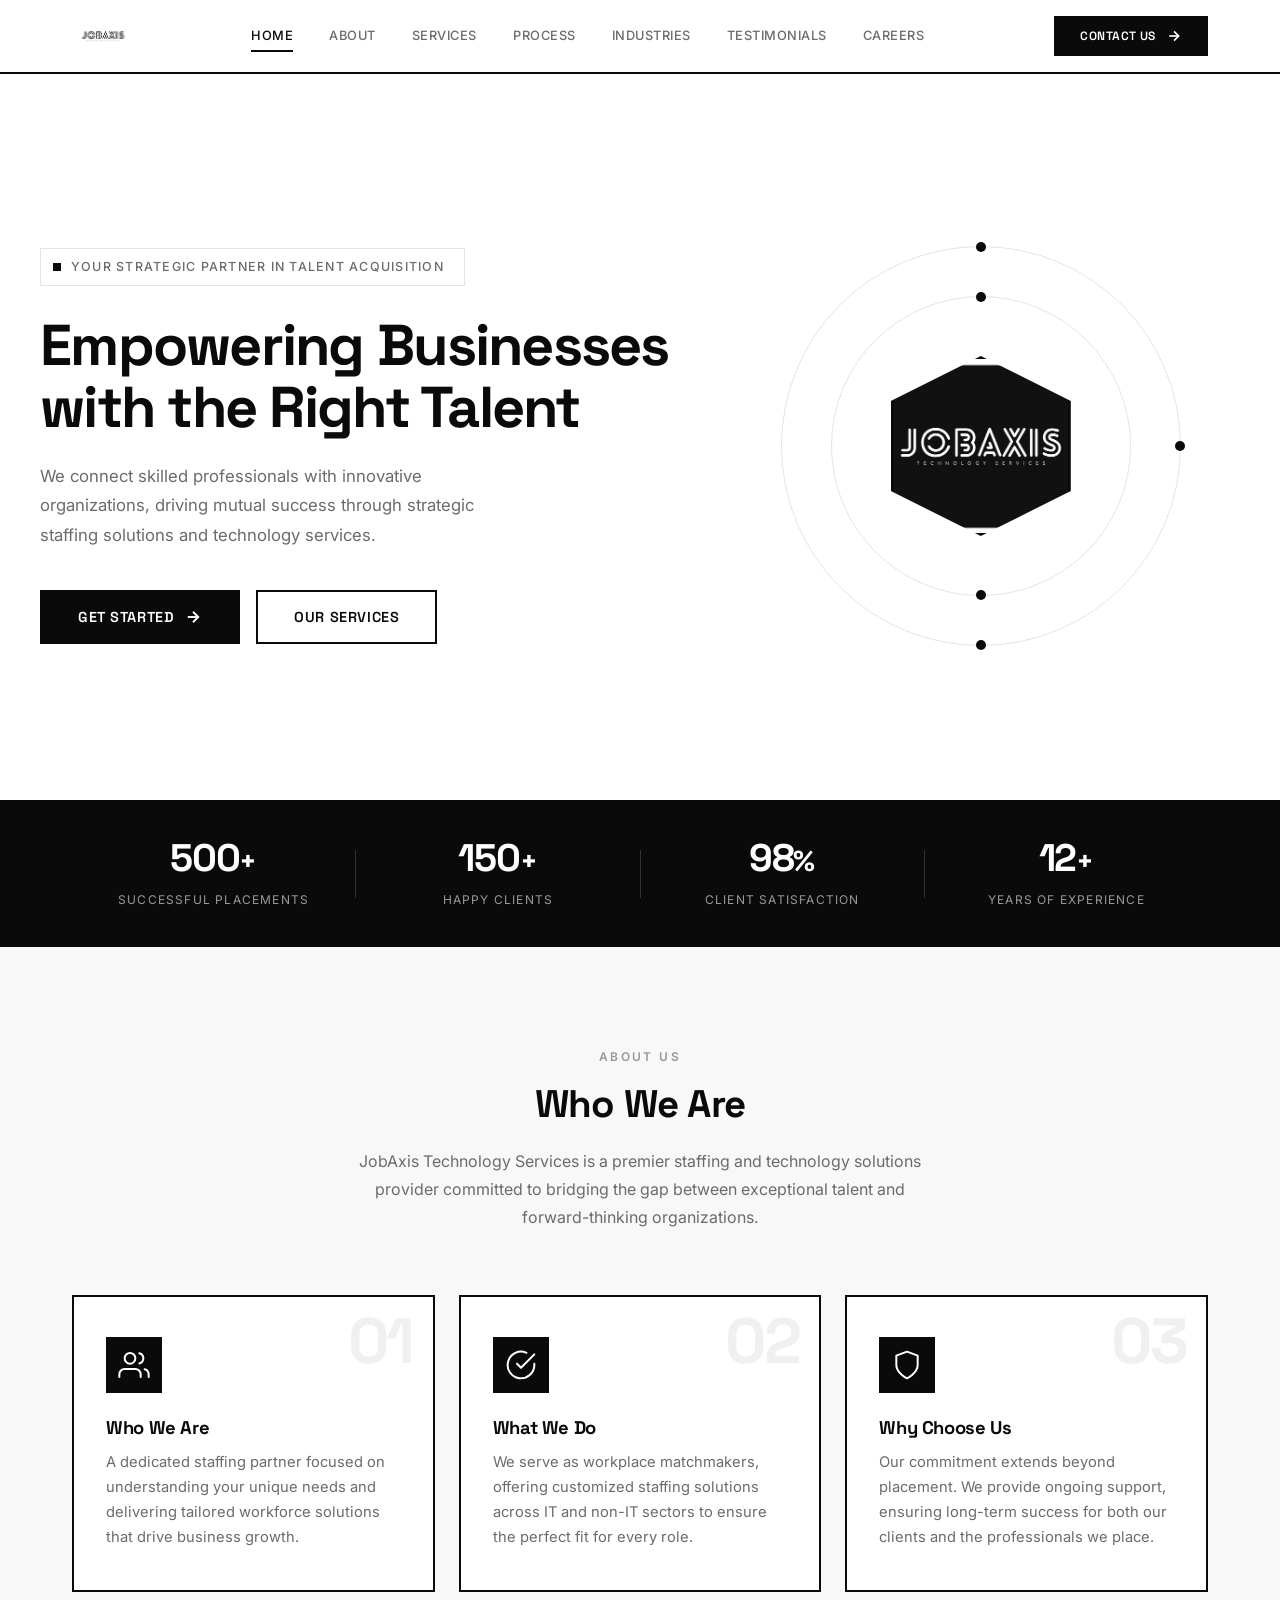
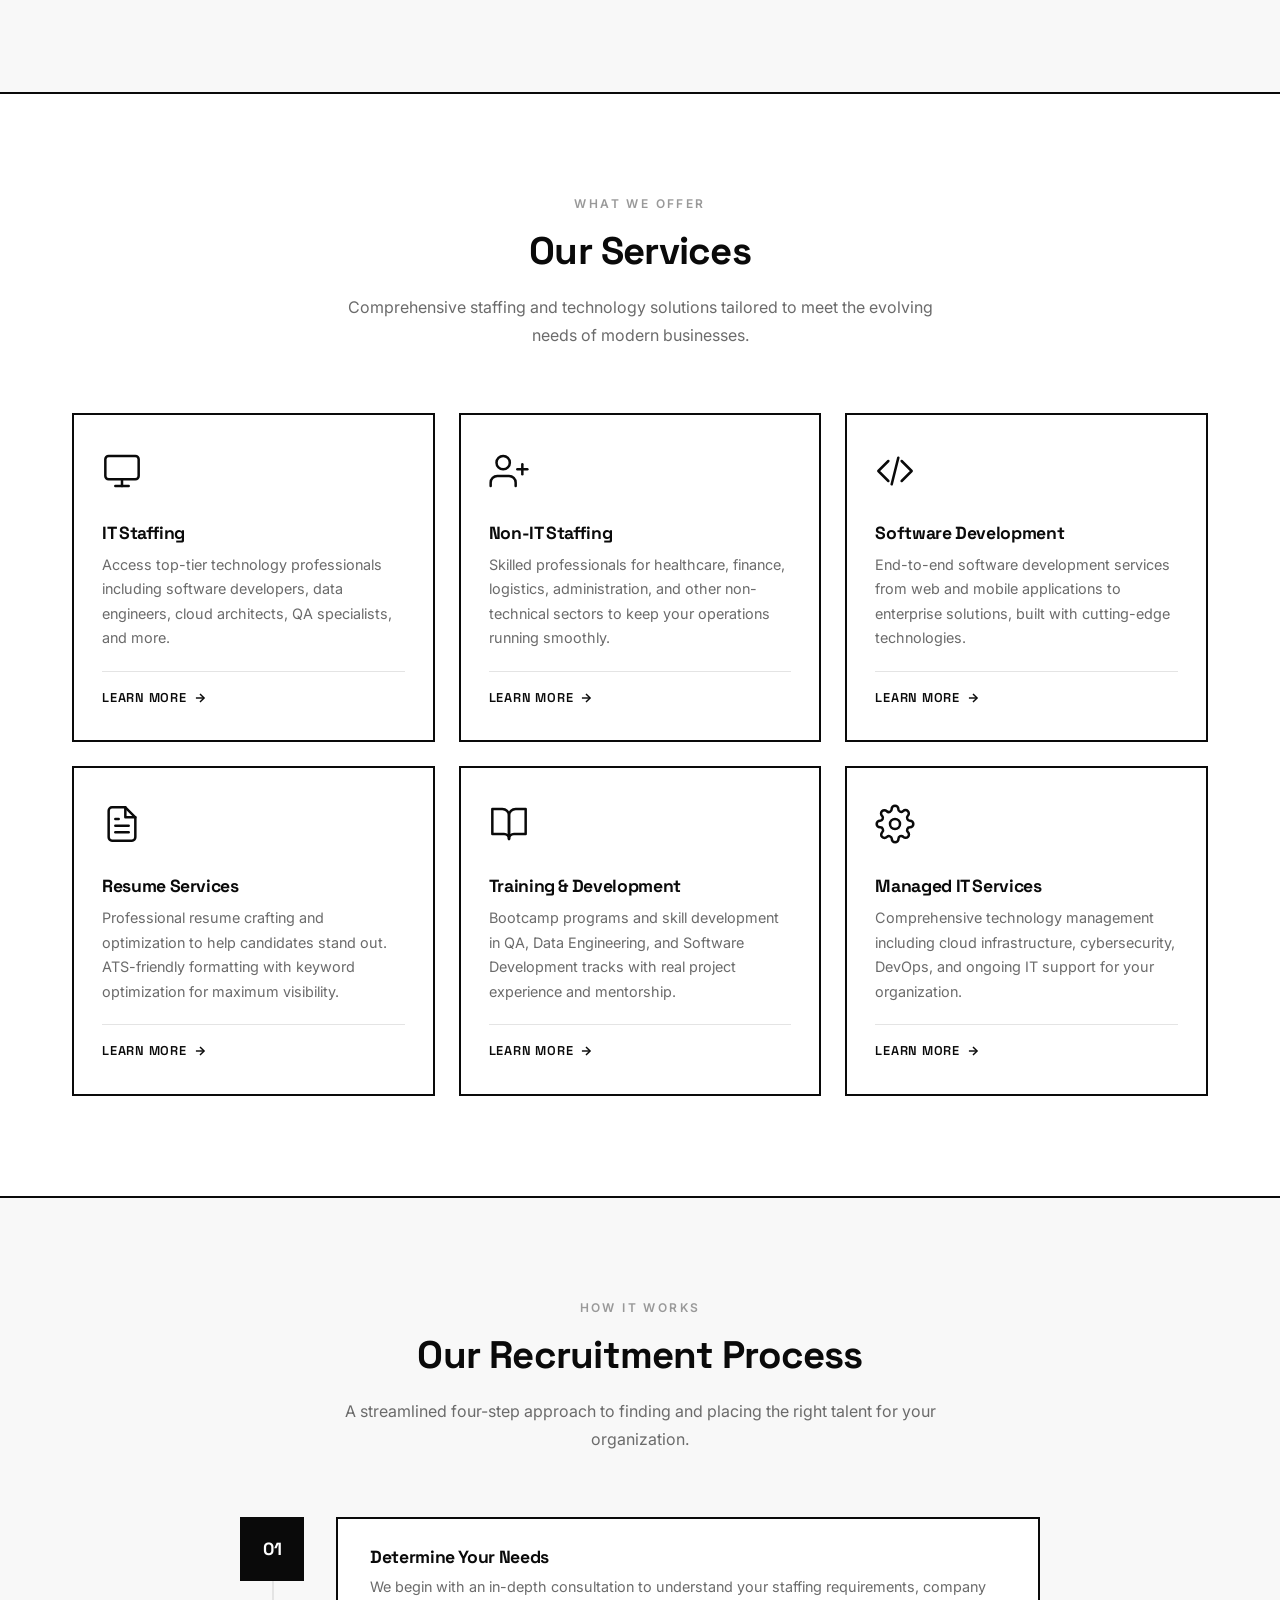
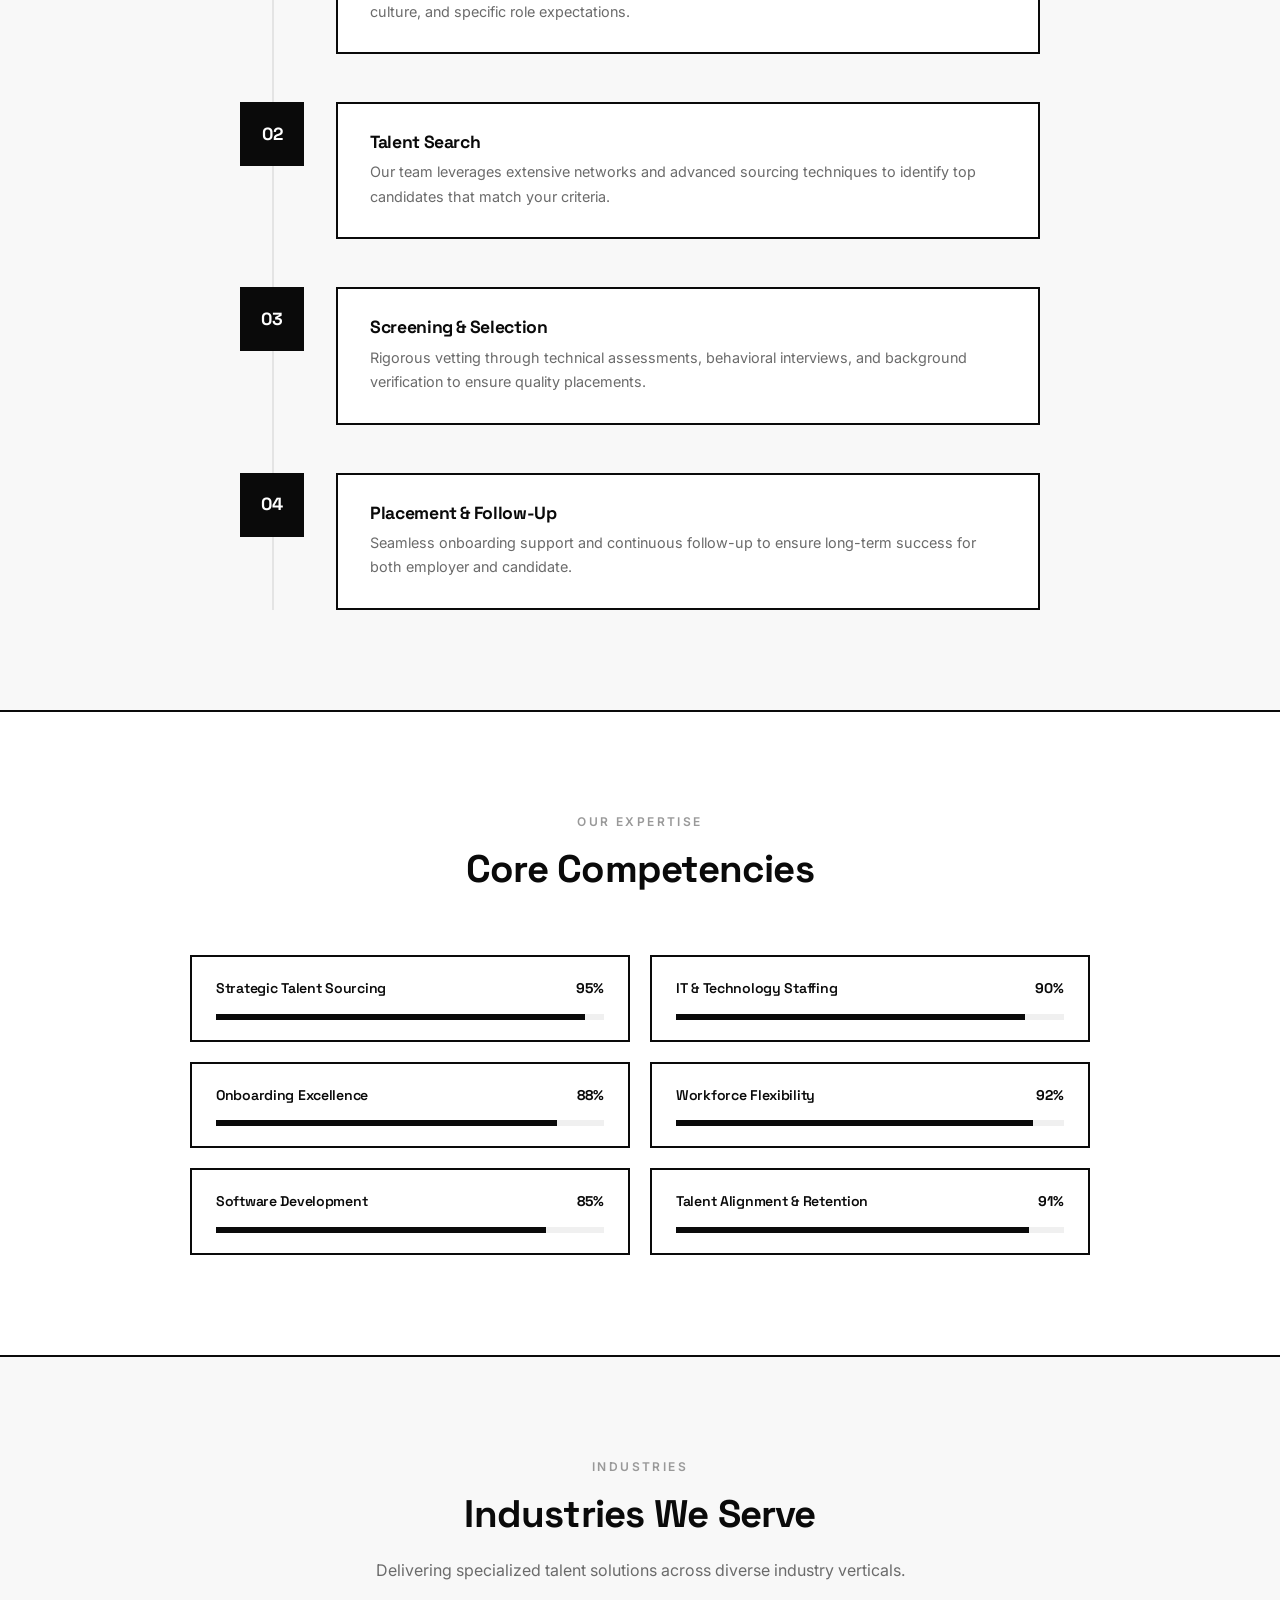
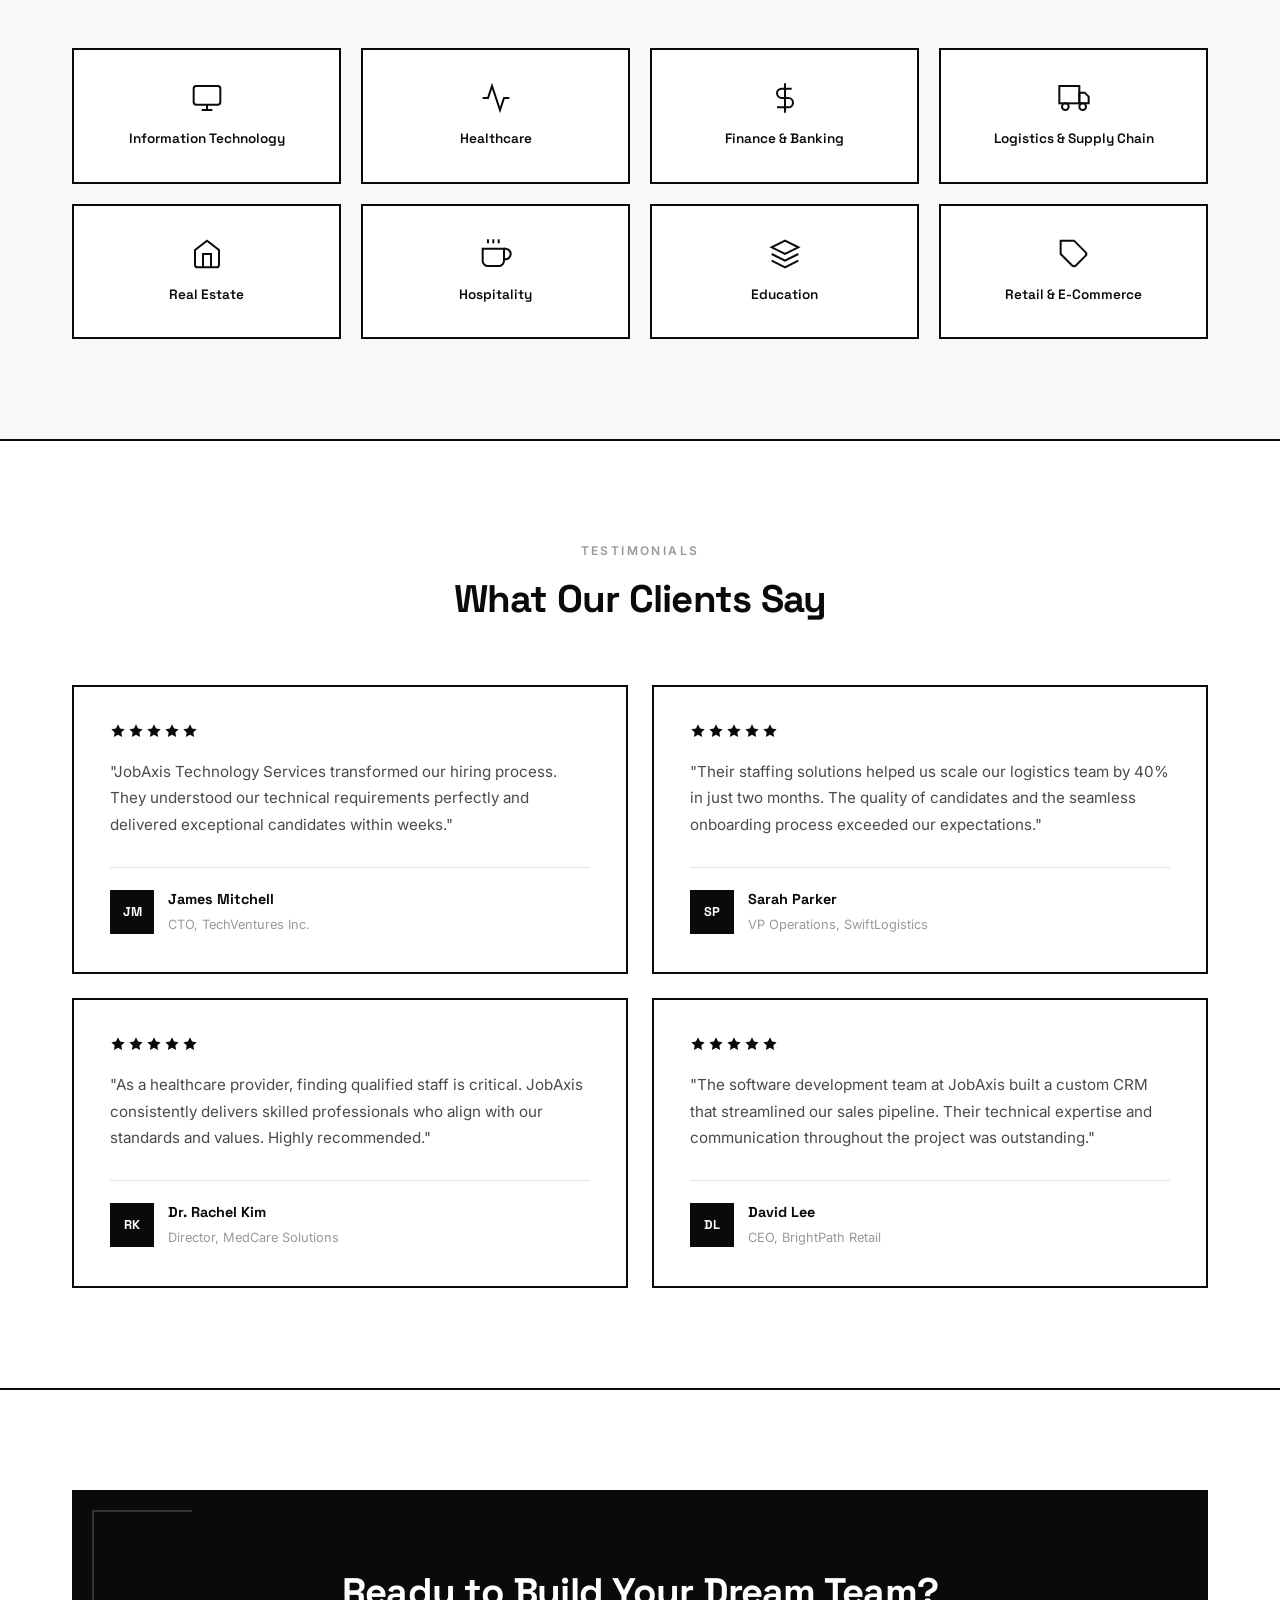
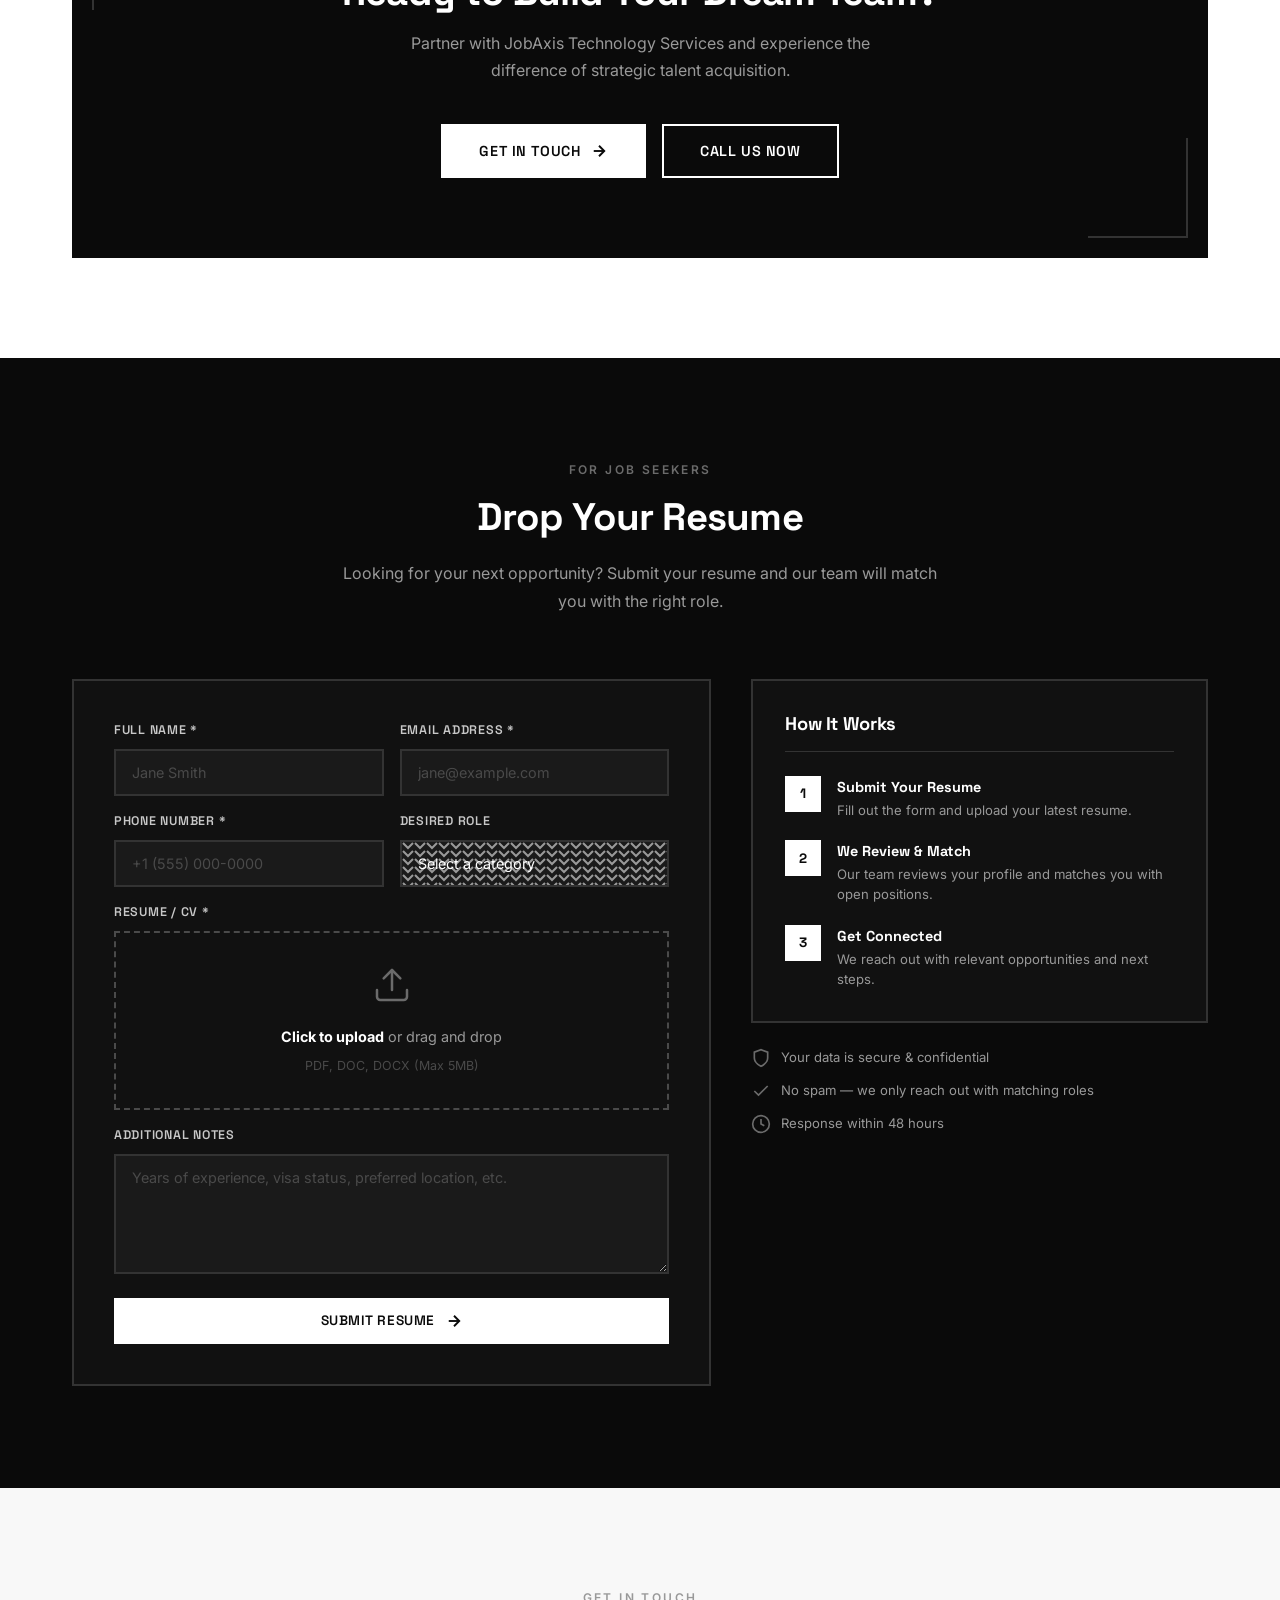
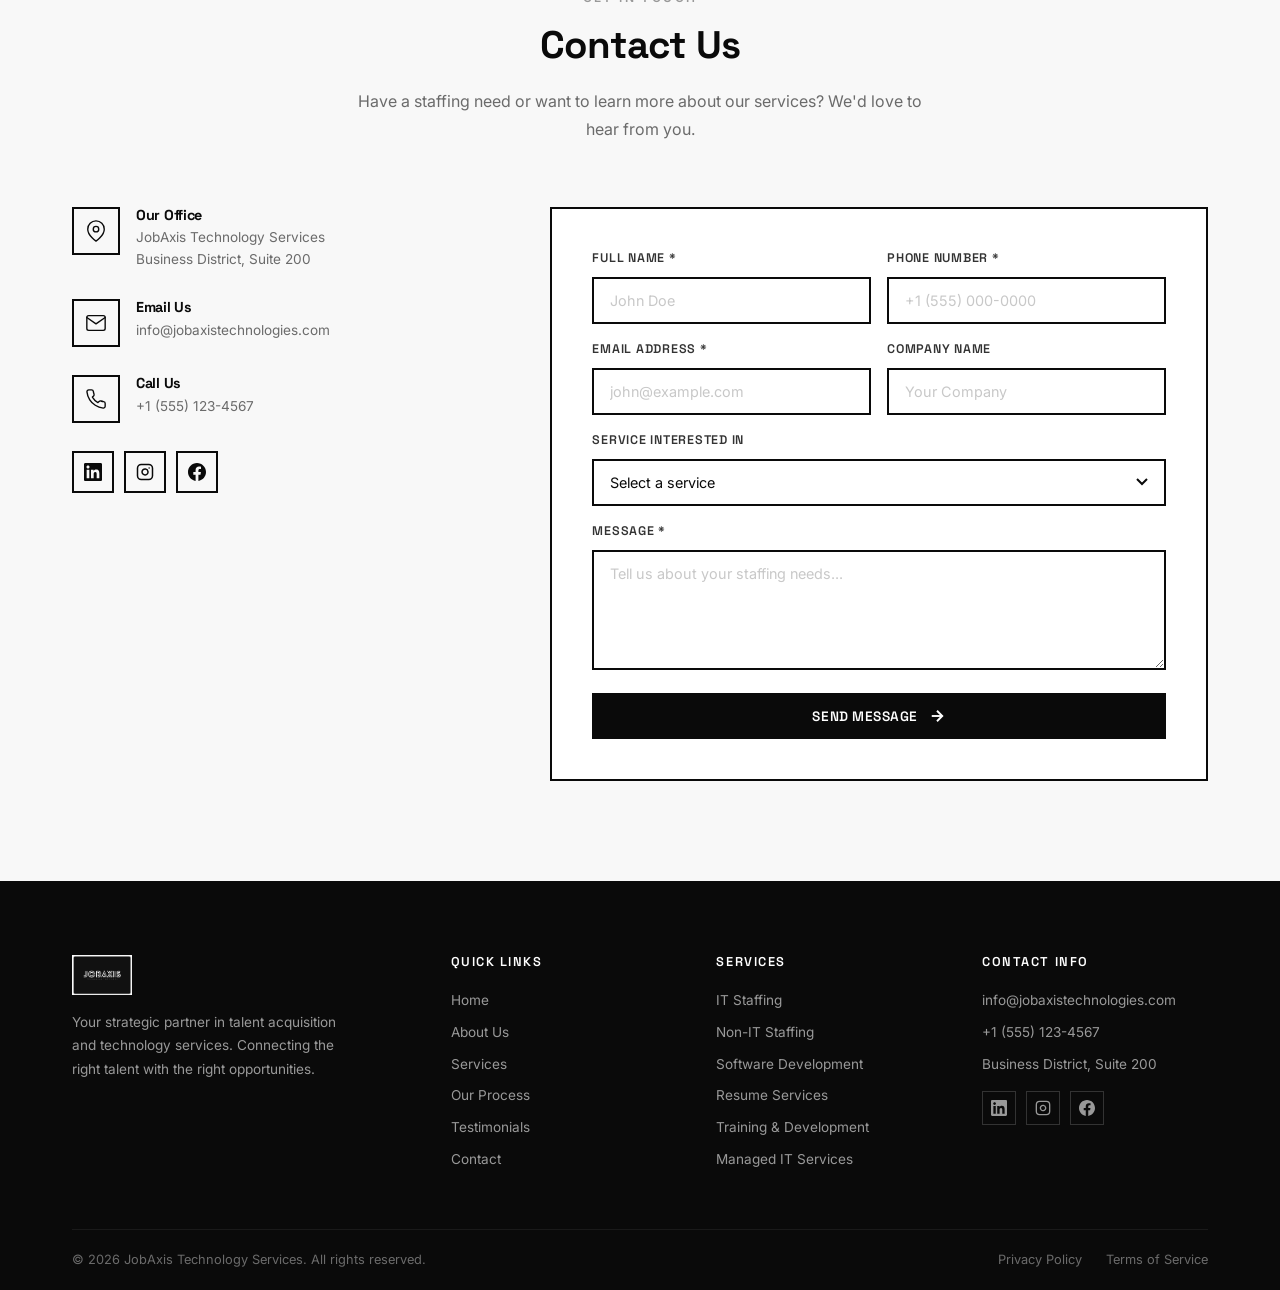
<file: index.html>
<!DOCTYPE html>
<html lang="en">
<head>
    <meta charset="UTF-8">
    <meta name="viewport" content="width=device-width, initial-scale=1.0">
    <title>JobAxis Technology Services | Strategic Partner in Talent Acquisition</title>
    <meta name="description" content="JobAxis Technology Services - Your strategic partner in talent acquisition. Connecting skilled professionals with innovative organizations for mutual success.">
    <link rel="stylesheet" href="styles.css">
    <link rel="preconnect" href="https://fonts.googleapis.com">
    <link rel="preconnect" href="https://fonts.gstatic.com" crossorigin>
    <link href="https://fonts.googleapis.com/css2?family=Space+Grotesk:wght@300;400;500;600;700&family=Inter:wght@300;400;500;600&display=swap" rel="stylesheet">
</head>
<body>

    <!-- Header -->
    <header class="header" id="header">
        <div class="container header-inner">
            <a href="#" class="logo">
                <img src="logos/logo2.jpeg" alt="JobAxis Technology Services" class="logo-img">
            </a>
            <nav class="nav" id="nav">
                <a href="#home" class="nav-link">Home</a>
                <a href="#about" class="nav-link">About</a>
                <a href="#services" class="nav-link">Services</a>
                <a href="#process" class="nav-link">Process</a>
                <a href="#industries" class="nav-link">Industries</a>
                <a href="#testimonials" class="nav-link">Testimonials</a>
                <a href="#careers" class="nav-link">Careers</a>
            </nav>
            <a href="#contact" class="btn btn-primary header-cta">
                <span>Contact Us</span>
                <svg width="16" height="16" viewBox="0 0 24 24" fill="none" stroke="currentColor" stroke-width="2.5"><line x1="5" y1="12" x2="19" y2="12"/><polyline points="12 5 19 12 12 19"/></svg>
            </a>
            <button class="hamburger" id="hamburger" aria-label="Toggle menu">
                <span></span>
                <span></span>
                <span></span>
            </button>
        </div>
    </header>

    <!-- Hero Section -->
    <section class="hero" id="home">
        <div class="container hero-inner">
            <div class="hero-content">
                <div class="hero-badge">
                    <span class="badge-dot"></span>
                    Your Strategic Partner in Talent Acquisition
                </div>
                <h1 class="hero-title">Empowering Businesses<br>with the <span class="highlight">Right Talent</span></h1>
                <p class="hero-description">We connect skilled professionals with innovative organizations, driving mutual success through strategic staffing solutions and technology services.</p>
                <div class="hero-buttons">
                    <a href="#contact" class="btn btn-primary btn-lg">
                        <span>Get Started</span>
                        <svg width="18" height="18" viewBox="0 0 24 24" fill="none" stroke="currentColor" stroke-width="2.5"><line x1="5" y1="12" x2="19" y2="12"/><polyline points="12 5 19 12 12 19"/></svg>
                    </a>
                    <a href="#services" class="btn btn-outline btn-lg">Our Services</a>
                </div>
            </div>
            <div class="hero-visual">
                <div class="orbit-system">
                    <!-- Outer orbit ring -->
                    <div class="orbit orbit-outer">
                        <div class="orbit-dot orbit-dot-1"></div>
                        <div class="orbit-dot orbit-dot-2"></div>
                        <div class="orbit-dot orbit-dot-3"></div>
                    </div>
                    <!-- Inner orbit ring -->
                    <div class="orbit orbit-inner">
                        <div class="orbit-dot orbit-dot-4"></div>
                        <div class="orbit-dot orbit-dot-5"></div>
                    </div>
                    <!-- Center logo -->
                    <div class="orbit-center">
                        <img src="logos/logo1.jpeg" alt="JobAxis" class="orbit-logo">
                    </div>
                </div>
            </div>
        </div>
        <!-- Stats bar at bottom of hero -->
        <div class="hero-stats-bar">
            <div class="container stats-inner">
                <div class="stat">
                    <span class="stat-number" data-target="500">0</span><span class="stat-suffix">+</span>
                    <span class="stat-label">Successful Placements</span>
                </div>
                <div class="stat-divider"></div>
                <div class="stat">
                    <span class="stat-number" data-target="150">0</span><span class="stat-suffix">+</span>
                    <span class="stat-label">Happy Clients</span>
                </div>
                <div class="stat-divider"></div>
                <div class="stat">
                    <span class="stat-number" data-target="98">0</span><span class="stat-suffix">%</span>
                    <span class="stat-label">Client Satisfaction</span>
                </div>
                <div class="stat-divider"></div>
                <div class="stat">
                    <span class="stat-number" data-target="12">0</span><span class="stat-suffix">+</span>
                    <span class="stat-label">Years of Experience</span>
                </div>
            </div>
        </div>
    </section>

    <!-- About Section -->
    <section class="section about" id="about">
        <div class="container">
            <div class="section-header">
                <p class="section-tagline">About Us</p>
                <h2 class="section-title">Who We Are</h2>
                <p class="section-subtitle">JobAxis Technology Services is a premier staffing and technology solutions provider committed to bridging the gap between exceptional talent and forward-thinking organizations.</p>
            </div>
            <div class="about-grid">
                <div class="about-card">
                    <div class="about-card-number">01</div>
                    <div class="about-icon">
                        <svg width="32" height="32" viewBox="0 0 24 24" fill="none" stroke="currentColor" stroke-width="1.5" stroke-linecap="round" stroke-linejoin="round"><path d="M17 21v-2a4 4 0 0 0-4-4H5a4 4 0 0 0-4 4v2"/><circle cx="9" cy="7" r="4"/><path d="M23 21v-2a4 4 0 0 0-3-3.87"/><path d="M16 3.13a4 4 0 0 1 0 7.75"/></svg>
                    </div>
                    <h3>Who We Are</h3>
                    <p>A dedicated staffing partner focused on understanding your unique needs and delivering tailored workforce solutions that drive business growth.</p>
                </div>
                <div class="about-card">
                    <div class="about-card-number">02</div>
                    <div class="about-icon">
                        <svg width="32" height="32" viewBox="0 0 24 24" fill="none" stroke="currentColor" stroke-width="1.5" stroke-linecap="round" stroke-linejoin="round"><path d="M22 11.08V12a10 10 0 1 1-5.93-9.14"/><polyline points="22 4 12 14.01 9 11.01"/></svg>
                    </div>
                    <h3>What We Do</h3>
                    <p>We serve as workplace matchmakers, offering customized staffing solutions across IT and non-IT sectors to ensure the perfect fit for every role.</p>
                </div>
                <div class="about-card">
                    <div class="about-card-number">03</div>
                    <div class="about-icon">
                        <svg width="32" height="32" viewBox="0 0 24 24" fill="none" stroke="currentColor" stroke-width="1.5" stroke-linecap="round" stroke-linejoin="round"><path d="M12 22s8-4 8-10V5l-8-3-8 3v7c0 6 8 10 8 10z"/></svg>
                    </div>
                    <h3>Why Choose Us</h3>
                    <p>Our commitment extends beyond placement. We provide ongoing support, ensuring long-term success for both our clients and the professionals we place.</p>
                </div>
            </div>
        </div>
    </section>

    <!-- Services Section -->
    <section class="section services" id="services">
        <div class="container">
            <div class="section-header">
                <p class="section-tagline">What We Offer</p>
                <h2 class="section-title">Our Services</h2>
                <p class="section-subtitle">Comprehensive staffing and technology solutions tailored to meet the evolving needs of modern businesses.</p>
            </div>
            <div class="services-grid">
                <div class="service-card">
                    <div class="service-icon">
                        <svg width="40" height="40" viewBox="0 0 24 24" fill="none" stroke="currentColor" stroke-width="1.5" stroke-linecap="round" stroke-linejoin="round"><rect x="2" y="3" width="20" height="14" rx="2" ry="2"/><line x1="8" y1="21" x2="16" y2="21"/><line x1="12" y1="17" x2="12" y2="21"/></svg>
                    </div>
                    <h3>IT Staffing</h3>
                    <p>Access top-tier technology professionals including software developers, data engineers, cloud architects, QA specialists, and more.</p>
                    <a href="#contact" class="service-link">Learn More <svg width="14" height="14" viewBox="0 0 24 24" fill="none" stroke="currentColor" stroke-width="2.5"><line x1="5" y1="12" x2="19" y2="12"/><polyline points="12 5 19 12 12 19"/></svg></a>
                </div>
                <div class="service-card">
                    <div class="service-icon">
                        <svg width="40" height="40" viewBox="0 0 24 24" fill="none" stroke="currentColor" stroke-width="1.5" stroke-linecap="round" stroke-linejoin="round"><path d="M16 21v-2a4 4 0 0 0-4-4H5a4 4 0 0 0-4 4v2"/><circle cx="8.5" cy="7" r="4"/><line x1="20" y1="8" x2="20" y2="14"/><line x1="23" y1="11" x2="17" y2="11"/></svg>
                    </div>
                    <h3>Non-IT Staffing</h3>
                    <p>Skilled professionals for healthcare, finance, logistics, administration, and other non-technical sectors to keep your operations running smoothly.</p>
                    <a href="#contact" class="service-link">Learn More <svg width="14" height="14" viewBox="0 0 24 24" fill="none" stroke="currentColor" stroke-width="2.5"><line x1="5" y1="12" x2="19" y2="12"/><polyline points="12 5 19 12 12 19"/></svg></a>
                </div>
                <div class="service-card">
                    <div class="service-icon">
                        <svg width="40" height="40" viewBox="0 0 24 24" fill="none" stroke="currentColor" stroke-width="1.5" stroke-linecap="round" stroke-linejoin="round"><polyline points="16 18 22 12 16 6"/><polyline points="8 6 2 12 8 18"/><line x1="14" y1="4" x2="10" y2="20"/></svg>
                    </div>
                    <h3>Software Development</h3>
                    <p>End-to-end software development services from web and mobile applications to enterprise solutions, built with cutting-edge technologies.</p>
                    <a href="#contact" class="service-link">Learn More <svg width="14" height="14" viewBox="0 0 24 24" fill="none" stroke="currentColor" stroke-width="2.5"><line x1="5" y1="12" x2="19" y2="12"/><polyline points="12 5 19 12 12 19"/></svg></a>
                </div>
                <div class="service-card">
                    <div class="service-icon">
                        <svg width="40" height="40" viewBox="0 0 24 24" fill="none" stroke="currentColor" stroke-width="1.5" stroke-linecap="round" stroke-linejoin="round"><path d="M14 2H6a2 2 0 0 0-2 2v16a2 2 0 0 0 2 2h12a2 2 0 0 0 2-2V8z"/><polyline points="14 2 14 8 20 8"/><line x1="16" y1="13" x2="8" y2="13"/><line x1="16" y1="17" x2="8" y2="17"/><polyline points="10 9 9 9 8 9"/></svg>
                    </div>
                    <h3>Resume Services</h3>
                    <p>Professional resume crafting and optimization to help candidates stand out. ATS-friendly formatting with keyword optimization for maximum visibility.</p>
                    <a href="#contact" class="service-link">Learn More <svg width="14" height="14" viewBox="0 0 24 24" fill="none" stroke="currentColor" stroke-width="2.5"><line x1="5" y1="12" x2="19" y2="12"/><polyline points="12 5 19 12 12 19"/></svg></a>
                </div>
                <div class="service-card">
                    <div class="service-icon">
                        <svg width="40" height="40" viewBox="0 0 24 24" fill="none" stroke="currentColor" stroke-width="1.5" stroke-linecap="round" stroke-linejoin="round"><path d="M2 3h6a4 4 0 0 1 4 4v14a3 3 0 0 0-3-3H2z"/><path d="M22 3h-6a4 4 0 0 0-4 4v14a3 3 0 0 1 3-3h7z"/></svg>
                    </div>
                    <h3>Training & Development</h3>
                    <p>Bootcamp programs and skill development in QA, Data Engineering, and Software Development tracks with real project experience and mentorship.</p>
                    <a href="#contact" class="service-link">Learn More <svg width="14" height="14" viewBox="0 0 24 24" fill="none" stroke="currentColor" stroke-width="2.5"><line x1="5" y1="12" x2="19" y2="12"/><polyline points="12 5 19 12 12 19"/></svg></a>
                </div>
                <div class="service-card">
                    <div class="service-icon">
                        <svg width="40" height="40" viewBox="0 0 24 24" fill="none" stroke="currentColor" stroke-width="1.5" stroke-linecap="round" stroke-linejoin="round"><circle cx="12" cy="12" r="3"/><path d="M19.4 15a1.65 1.65 0 0 0 .33 1.82l.06.06a2 2 0 0 1 0 2.83 2 2 0 0 1-2.83 0l-.06-.06a1.65 1.65 0 0 0-1.82-.33 1.65 1.65 0 0 0-1 1.51V21a2 2 0 0 1-2 2 2 2 0 0 1-2-2v-.09A1.65 1.65 0 0 0 9 19.4a1.65 1.65 0 0 0-1.82.33l-.06.06a2 2 0 0 1-2.83 0 2 2 0 0 1 0-2.83l.06-.06A1.65 1.65 0 0 0 4.68 15a1.65 1.65 0 0 0-1.51-1H3a2 2 0 0 1-2-2 2 2 0 0 1 2-2h.09A1.65 1.65 0 0 0 4.6 9a1.65 1.65 0 0 0-.33-1.82l-.06-.06a2 2 0 0 1 0-2.83 2 2 0 0 1 2.83 0l.06.06A1.65 1.65 0 0 0 9 4.68a1.65 1.65 0 0 0 1-1.51V3a2 2 0 0 1 2-2 2 2 0 0 1 2 2v.09a1.65 1.65 0 0 0 1 1.51 1.65 1.65 0 0 0 1.82-.33l.06-.06a2 2 0 0 1 2.83 0 2 2 0 0 1 0 2.83l-.06.06A1.65 1.65 0 0 0 19.4 9a1.65 1.65 0 0 0 1.51 1H21a2 2 0 0 1 2 2 2 2 0 0 1-2 2h-.09a1.65 1.65 0 0 0-1.51 1z"/></svg>
                    </div>
                    <h3>Managed IT Services</h3>
                    <p>Comprehensive technology management including cloud infrastructure, cybersecurity, DevOps, and ongoing IT support for your organization.</p>
                    <a href="#contact" class="service-link">Learn More <svg width="14" height="14" viewBox="0 0 24 24" fill="none" stroke="currentColor" stroke-width="2.5"><line x1="5" y1="12" x2="19" y2="12"/><polyline points="12 5 19 12 12 19"/></svg></a>
                </div>
            </div>
        </div>
    </section>

    <!-- Process Section -->
    <section class="section process" id="process">
        <div class="container">
            <div class="section-header">
                <p class="section-tagline">How It Works</p>
                <h2 class="section-title">Our Recruitment Process</h2>
                <p class="section-subtitle">A streamlined four-step approach to finding and placing the right talent for your organization.</p>
            </div>
            <div class="process-timeline">
                <div class="process-line"></div>
                <div class="process-step">
                    <div class="process-marker">01</div>
                    <div class="process-content">
                        <h3>Determine Your Needs</h3>
                        <p>We begin with an in-depth consultation to understand your staffing requirements, company culture, and specific role expectations.</p>
                    </div>
                </div>
                <div class="process-step">
                    <div class="process-marker">02</div>
                    <div class="process-content">
                        <h3>Talent Search</h3>
                        <p>Our team leverages extensive networks and advanced sourcing techniques to identify top candidates that match your criteria.</p>
                    </div>
                </div>
                <div class="process-step">
                    <div class="process-marker">03</div>
                    <div class="process-content">
                        <h3>Screening & Selection</h3>
                        <p>Rigorous vetting through technical assessments, behavioral interviews, and background verification to ensure quality placements.</p>
                    </div>
                </div>
                <div class="process-step">
                    <div class="process-marker">04</div>
                    <div class="process-content">
                        <h3>Placement & Follow-Up</h3>
                        <p>Seamless onboarding support and continuous follow-up to ensure long-term success for both employer and candidate.</p>
                    </div>
                </div>
            </div>
        </div>
    </section>

    <!-- Expertise Section -->
    <section class="section expertise" id="industries">
        <div class="container">
            <div class="section-header">
                <p class="section-tagline">Our Expertise</p>
                <h2 class="section-title">Core Competencies</h2>
            </div>
            <div class="expertise-grid">
                <div class="expertise-card">
                    <div class="expertise-info">
                        <h4>Strategic Talent Sourcing</h4>
                        <span>95%</span>
                    </div>
                    <div class="expertise-bar">
                        <div class="expertise-fill" data-width="95"></div>
                    </div>
                </div>
                <div class="expertise-card">
                    <div class="expertise-info">
                        <h4>IT & Technology Staffing</h4>
                        <span>90%</span>
                    </div>
                    <div class="expertise-bar">
                        <div class="expertise-fill" data-width="90"></div>
                    </div>
                </div>
                <div class="expertise-card">
                    <div class="expertise-info">
                        <h4>Onboarding Excellence</h4>
                        <span>88%</span>
                    </div>
                    <div class="expertise-bar">
                        <div class="expertise-fill" data-width="88"></div>
                    </div>
                </div>
                <div class="expertise-card">
                    <div class="expertise-info">
                        <h4>Workforce Flexibility</h4>
                        <span>92%</span>
                    </div>
                    <div class="expertise-bar">
                        <div class="expertise-fill" data-width="92"></div>
                    </div>
                </div>
                <div class="expertise-card">
                    <div class="expertise-info">
                        <h4>Software Development</h4>
                        <span>85%</span>
                    </div>
                    <div class="expertise-bar">
                        <div class="expertise-fill" data-width="85"></div>
                    </div>
                </div>
                <div class="expertise-card">
                    <div class="expertise-info">
                        <h4>Talent Alignment & Retention</h4>
                        <span>91%</span>
                    </div>
                    <div class="expertise-bar">
                        <div class="expertise-fill" data-width="91"></div>
                    </div>
                </div>
            </div>
        </div>
    </section>

    <!-- Industries Section -->
    <section class="section industries-served">
        <div class="container">
            <div class="section-header">
                <p class="section-tagline">Industries</p>
                <h2 class="section-title">Industries We Serve</h2>
                <p class="section-subtitle">Delivering specialized talent solutions across diverse industry verticals.</p>
            </div>
            <div class="industries-grid">
                <div class="industry-card">
                    <svg width="32" height="32" viewBox="0 0 24 24" fill="none" stroke="currentColor" stroke-width="1.5"><rect x="2" y="3" width="20" height="14" rx="2"/><line x1="8" y1="21" x2="16" y2="21"/><line x1="12" y1="17" x2="12" y2="21"/></svg>
                    <span>Information Technology</span>
                </div>
                <div class="industry-card">
                    <svg width="32" height="32" viewBox="0 0 24 24" fill="none" stroke="currentColor" stroke-width="1.5"><path d="M22 12h-4l-3 9L9 3l-3 9H2"/></svg>
                    <span>Healthcare</span>
                </div>
                <div class="industry-card">
                    <svg width="32" height="32" viewBox="0 0 24 24" fill="none" stroke="currentColor" stroke-width="1.5"><line x1="12" y1="1" x2="12" y2="23"/><path d="M17 5H9.5a3.5 3.5 0 0 0 0 7h5a3.5 3.5 0 0 1 0 7H6"/></svg>
                    <span>Finance & Banking</span>
                </div>
                <div class="industry-card">
                    <svg width="32" height="32" viewBox="0 0 24 24" fill="none" stroke="currentColor" stroke-width="1.5"><rect x="1" y="3" width="15" height="13"/><polygon points="16 8 20 8 23 11 23 16 16 16 16 8"/><circle cx="5.5" cy="18.5" r="2.5"/><circle cx="18.5" cy="18.5" r="2.5"/></svg>
                    <span>Logistics & Supply Chain</span>
                </div>
                <div class="industry-card">
                    <svg width="32" height="32" viewBox="0 0 24 24" fill="none" stroke="currentColor" stroke-width="1.5"><path d="M3 9l9-7 9 7v11a2 2 0 0 1-2 2H5a2 2 0 0 1-2-2z"/><polyline points="9 22 9 12 15 12 15 22"/></svg>
                    <span>Real Estate</span>
                </div>
                <div class="industry-card">
                    <svg width="32" height="32" viewBox="0 0 24 24" fill="none" stroke="currentColor" stroke-width="1.5"><path d="M18 8h1a4 4 0 0 1 0 8h-1"/><path d="M2 8h16v9a4 4 0 0 1-4 4H6a4 4 0 0 1-4-4V8z"/><line x1="6" y1="1" x2="6" y2="4"/><line x1="10" y1="1" x2="10" y2="4"/><line x1="14" y1="1" x2="14" y2="4"/></svg>
                    <span>Hospitality</span>
                </div>
                <div class="industry-card">
                    <svg width="32" height="32" viewBox="0 0 24 24" fill="none" stroke="currentColor" stroke-width="1.5"><polygon points="12 2 2 7 12 12 22 7 12 2"/><polyline points="2 17 12 22 22 17"/><polyline points="2 12 12 17 22 12"/></svg>
                    <span>Education</span>
                </div>
                <div class="industry-card">
                    <svg width="32" height="32" viewBox="0 0 24 24" fill="none" stroke="currentColor" stroke-width="1.5"><path d="M20.59 13.41l-7.17 7.17a2 2 0 0 1-2.83 0L2 12V2h10l8.59 8.59a2 2 0 0 1 0 2.82z"/><line x1="7" y1="7" x2="7.01" y2="7"/></svg>
                    <span>Retail & E-Commerce</span>
                </div>
            </div>
        </div>
    </section>

    <!-- Testimonials Section -->
    <section class="section testimonials" id="testimonials">
        <div class="container">
            <div class="section-header">
                <p class="section-tagline">Testimonials</p>
                <h2 class="section-title">What Our Clients Say</h2>
            </div>
            <div class="testimonials-grid">
                <div class="testimonial-card">
                    <div class="testimonial-stars">
                        <svg width="16" height="16" viewBox="0 0 24 24" fill="currentColor"><path d="M12 2l3.09 6.26L22 9.27l-5 4.87 1.18 6.88L12 17.77l-6.18 3.25L7 14.14 2 9.27l6.91-1.01L12 2z"/></svg>
                        <svg width="16" height="16" viewBox="0 0 24 24" fill="currentColor"><path d="M12 2l3.09 6.26L22 9.27l-5 4.87 1.18 6.88L12 17.77l-6.18 3.25L7 14.14 2 9.27l6.91-1.01L12 2z"/></svg>
                        <svg width="16" height="16" viewBox="0 0 24 24" fill="currentColor"><path d="M12 2l3.09 6.26L22 9.27l-5 4.87 1.18 6.88L12 17.77l-6.18 3.25L7 14.14 2 9.27l6.91-1.01L12 2z"/></svg>
                        <svg width="16" height="16" viewBox="0 0 24 24" fill="currentColor"><path d="M12 2l3.09 6.26L22 9.27l-5 4.87 1.18 6.88L12 17.77l-6.18 3.25L7 14.14 2 9.27l6.91-1.01L12 2z"/></svg>
                        <svg width="16" height="16" viewBox="0 0 24 24" fill="currentColor"><path d="M12 2l3.09 6.26L22 9.27l-5 4.87 1.18 6.88L12 17.77l-6.18 3.25L7 14.14 2 9.27l6.91-1.01L12 2z"/></svg>
                    </div>
                    <p>"JobAxis Technology Services transformed our hiring process. They understood our technical requirements perfectly and delivered exceptional candidates within weeks."</p>
                    <div class="testimonial-author">
                        <div class="author-avatar">JM</div>
                        <div>
                            <strong>James Mitchell</strong>
                            <span>CTO, TechVentures Inc.</span>
                        </div>
                    </div>
                </div>
                <div class="testimonial-card">
                    <div class="testimonial-stars">
                        <svg width="16" height="16" viewBox="0 0 24 24" fill="currentColor"><path d="M12 2l3.09 6.26L22 9.27l-5 4.87 1.18 6.88L12 17.77l-6.18 3.25L7 14.14 2 9.27l6.91-1.01L12 2z"/></svg>
                        <svg width="16" height="16" viewBox="0 0 24 24" fill="currentColor"><path d="M12 2l3.09 6.26L22 9.27l-5 4.87 1.18 6.88L12 17.77l-6.18 3.25L7 14.14 2 9.27l6.91-1.01L12 2z"/></svg>
                        <svg width="16" height="16" viewBox="0 0 24 24" fill="currentColor"><path d="M12 2l3.09 6.26L22 9.27l-5 4.87 1.18 6.88L12 17.77l-6.18 3.25L7 14.14 2 9.27l6.91-1.01L12 2z"/></svg>
                        <svg width="16" height="16" viewBox="0 0 24 24" fill="currentColor"><path d="M12 2l3.09 6.26L22 9.27l-5 4.87 1.18 6.88L12 17.77l-6.18 3.25L7 14.14 2 9.27l6.91-1.01L12 2z"/></svg>
                        <svg width="16" height="16" viewBox="0 0 24 24" fill="currentColor"><path d="M12 2l3.09 6.26L22 9.27l-5 4.87 1.18 6.88L12 17.77l-6.18 3.25L7 14.14 2 9.27l6.91-1.01L12 2z"/></svg>
                    </div>
                    <p>"Their staffing solutions helped us scale our logistics team by 40% in just two months. The quality of candidates and the seamless onboarding process exceeded our expectations."</p>
                    <div class="testimonial-author">
                        <div class="author-avatar">SP</div>
                        <div>
                            <strong>Sarah Parker</strong>
                            <span>VP Operations, SwiftLogistics</span>
                        </div>
                    </div>
                </div>
                <div class="testimonial-card">
                    <div class="testimonial-stars">
                        <svg width="16" height="16" viewBox="0 0 24 24" fill="currentColor"><path d="M12 2l3.09 6.26L22 9.27l-5 4.87 1.18 6.88L12 17.77l-6.18 3.25L7 14.14 2 9.27l6.91-1.01L12 2z"/></svg>
                        <svg width="16" height="16" viewBox="0 0 24 24" fill="currentColor"><path d="M12 2l3.09 6.26L22 9.27l-5 4.87 1.18 6.88L12 17.77l-6.18 3.25L7 14.14 2 9.27l6.91-1.01L12 2z"/></svg>
                        <svg width="16" height="16" viewBox="0 0 24 24" fill="currentColor"><path d="M12 2l3.09 6.26L22 9.27l-5 4.87 1.18 6.88L12 17.77l-6.18 3.25L7 14.14 2 9.27l6.91-1.01L12 2z"/></svg>
                        <svg width="16" height="16" viewBox="0 0 24 24" fill="currentColor"><path d="M12 2l3.09 6.26L22 9.27l-5 4.87 1.18 6.88L12 17.77l-6.18 3.25L7 14.14 2 9.27l6.91-1.01L12 2z"/></svg>
                        <svg width="16" height="16" viewBox="0 0 24 24" fill="currentColor"><path d="M12 2l3.09 6.26L22 9.27l-5 4.87 1.18 6.88L12 17.77l-6.18 3.25L7 14.14 2 9.27l6.91-1.01L12 2z"/></svg>
                    </div>
                    <p>"As a healthcare provider, finding qualified staff is critical. JobAxis consistently delivers skilled professionals who align with our standards and values. Highly recommended."</p>
                    <div class="testimonial-author">
                        <div class="author-avatar">RK</div>
                        <div>
                            <strong>Dr. Rachel Kim</strong>
                            <span>Director, MedCare Solutions</span>
                        </div>
                    </div>
                </div>
                <div class="testimonial-card">
                    <div class="testimonial-stars">
                        <svg width="16" height="16" viewBox="0 0 24 24" fill="currentColor"><path d="M12 2l3.09 6.26L22 9.27l-5 4.87 1.18 6.88L12 17.77l-6.18 3.25L7 14.14 2 9.27l6.91-1.01L12 2z"/></svg>
                        <svg width="16" height="16" viewBox="0 0 24 24" fill="currentColor"><path d="M12 2l3.09 6.26L22 9.27l-5 4.87 1.18 6.88L12 17.77l-6.18 3.25L7 14.14 2 9.27l6.91-1.01L12 2z"/></svg>
                        <svg width="16" height="16" viewBox="0 0 24 24" fill="currentColor"><path d="M12 2l3.09 6.26L22 9.27l-5 4.87 1.18 6.88L12 17.77l-6.18 3.25L7 14.14 2 9.27l6.91-1.01L12 2z"/></svg>
                        <svg width="16" height="16" viewBox="0 0 24 24" fill="currentColor"><path d="M12 2l3.09 6.26L22 9.27l-5 4.87 1.18 6.88L12 17.77l-6.18 3.25L7 14.14 2 9.27l6.91-1.01L12 2z"/></svg>
                        <svg width="16" height="16" viewBox="0 0 24 24" fill="currentColor"><path d="M12 2l3.09 6.26L22 9.27l-5 4.87 1.18 6.88L12 17.77l-6.18 3.25L7 14.14 2 9.27l6.91-1.01L12 2z"/></svg>
                    </div>
                    <p>"The software development team at JobAxis built a custom CRM that streamlined our sales pipeline. Their technical expertise and communication throughout the project was outstanding."</p>
                    <div class="testimonial-author">
                        <div class="author-avatar">DL</div>
                        <div>
                            <strong>David Lee</strong>
                            <span>CEO, BrightPath Retail</span>
                        </div>
                    </div>
                </div>
            </div>
        </div>
    </section>

    <!-- CTA Section -->
    <section class="section cta-section">
        <div class="container">
            <div class="cta-box">
                <h2>Ready to Build Your Dream Team?</h2>
                <p>Partner with JobAxis Technology Services and experience the difference of strategic talent acquisition.</p>
                <div class="cta-buttons">
                    <a href="#contact" class="btn btn-white btn-lg">
                        <span>Get In Touch</span>
                        <svg width="18" height="18" viewBox="0 0 24 24" fill="none" stroke="currentColor" stroke-width="2.5"><line x1="5" y1="12" x2="19" y2="12"/><polyline points="12 5 19 12 12 19"/></svg>
                    </a>
                    <a href="tel:+1234567890" class="btn btn-outline-white btn-lg">Call Us Now</a>
                </div>
            </div>
        </div>
    </section>

    <!-- Resume Drop Section -->
    <section class="section resume-section" id="careers">
        <div class="container">
            <div class="section-header">
                <p class="section-tagline">For Job Seekers</p>
                <h2 class="section-title">Drop Your Resume</h2>
                <p class="section-subtitle">Looking for your next opportunity? Submit your resume and our team will match you with the right role.</p>
            </div>
            <div class="resume-grid">
                <div class="resume-form-wrap">
                    <form
                        action="https://formsubmit.co/nikhilchakravarthy.mallela@gmail.com"
                        method="POST"
                        enctype="multipart/form-data"
                        class="resume-form"
                        id="resumeForm"
                    >
                        <input type="hidden" name="_subject" value="New Resume Submission — JobAxis Technologies">
                        <input type="hidden" name="_captcha" value="false">
                        <input type="hidden" name="_next" value="https://jobaxistechnologies.com/thanks.html">
                        <input type="hidden" name="_template" value="table">
                        <input type="text" name="_honey" style="display:none">

                        <div class="form-row">
                            <div class="form-group">
                                <label for="r-name">Full Name *</label>
                                <input type="text" id="r-name" name="name" required placeholder="Jane Smith">
                            </div>
                            <div class="form-group">
                                <label for="r-email">Email Address *</label>
                                <input type="email" id="r-email" name="email" required placeholder="jane@example.com">
                            </div>
                        </div>
                        <div class="form-row">
                            <div class="form-group">
                                <label for="r-phone">Phone Number *</label>
                                <input type="tel" id="r-phone" name="phone" required placeholder="+1 (555) 000-0000">
                            </div>
                            <div class="form-group">
                                <label for="r-role">Desired Role</label>
                                <select id="r-role" name="desired_role">
                                    <option value="">Select a category</option>
                                    <option value="software-developer">Software Developer</option>
                                    <option value="data-engineer">Data Engineer</option>
                                    <option value="qa-engineer">QA Engineer</option>
                                    <option value="cloud-devops">Cloud / DevOps</option>
                                    <option value="business-analyst">Business Analyst</option>
                                    <option value="healthcare">Healthcare</option>
                                    <option value="finance">Finance / Accounting</option>
                                    <option value="other">Other</option>
                                </select>
                            </div>
                        </div>

                        <!-- Resume Upload -->
                        <div class="form-group">
                            <label>Resume / CV *</label>
                            <div class="file-upload-area" id="fileUploadArea">
                                <input type="file" id="r-resume" name="attachment" accept=".pdf,.doc,.docx" required class="file-input">
                                <div class="file-upload-content">
                                    <div class="file-upload-icon">
                                        <svg width="40" height="40" viewBox="0 0 24 24" fill="none" stroke="currentColor" stroke-width="1.5" stroke-linecap="round" stroke-linejoin="round"><path d="M21 15v4a2 2 0 0 1-2 2H5a2 2 0 0 1-2-2v-4"/><polyline points="17 8 12 3 7 8"/><line x1="12" y1="3" x2="12" y2="15"/></svg>
                                    </div>
                                    <p class="file-upload-text"><strong>Click to upload</strong> or drag and drop</p>
                                    <p class="file-upload-hint">PDF, DOC, DOCX (Max 5MB)</p>
                                </div>
                                <div class="file-selected" id="fileSelected" style="display:none">
                                    <svg width="20" height="20" viewBox="0 0 24 24" fill="none" stroke="currentColor" stroke-width="2"><path d="M14 2H6a2 2 0 0 0-2 2v16a2 2 0 0 0 2 2h12a2 2 0 0 0 2-2V8z"/><polyline points="14 2 14 8 20 8"/></svg>
                                    <span id="fileName"></span>
                                    <button type="button" class="file-remove" id="fileRemove" aria-label="Remove file">
                                        <svg width="16" height="16" viewBox="0 0 24 24" fill="none" stroke="currentColor" stroke-width="2"><line x1="18" y1="6" x2="6" y2="18"/><line x1="6" y1="6" x2="18" y2="18"/></svg>
                                    </button>
                                </div>
                            </div>
                        </div>

                        <div class="form-group">
                            <label for="r-message">Additional Notes</label>
                            <textarea id="r-message" name="message" rows="3" placeholder="Years of experience, visa status, preferred location, etc."></textarea>
                        </div>

                        <button type="submit" class="btn btn-primary btn-full" id="resumeSubmitBtn">
                            <span>Submit Resume</span>
                            <svg width="18" height="18" viewBox="0 0 24 24" fill="none" stroke="currentColor" stroke-width="2.5"><line x1="5" y1="12" x2="19" y2="12"/><polyline points="12 5 19 12 12 19"/></svg>
                        </button>
                    </form>
                </div>
                <div class="resume-info">
                    <div class="resume-info-card">
                        <h3>How It Works</h3>
                        <div class="resume-step">
                            <div class="resume-step-num">1</div>
                            <div>
                                <strong>Submit Your Resume</strong>
                                <p>Fill out the form and upload your latest resume.</p>
                            </div>
                        </div>
                        <div class="resume-step">
                            <div class="resume-step-num">2</div>
                            <div>
                                <strong>We Review & Match</strong>
                                <p>Our team reviews your profile and matches you with open positions.</p>
                            </div>
                        </div>
                        <div class="resume-step">
                            <div class="resume-step-num">3</div>
                            <div>
                                <strong>Get Connected</strong>
                                <p>We reach out with relevant opportunities and next steps.</p>
                            </div>
                        </div>
                    </div>
                    <div class="resume-trust">
                        <div class="trust-item">
                            <svg width="20" height="20" viewBox="0 0 24 24" fill="none" stroke="currentColor" stroke-width="2"><path d="M12 22s8-4 8-10V5l-8-3-8 3v7c0 6 8 10 8 10z"/></svg>
                            <span>Your data is secure & confidential</span>
                        </div>
                        <div class="trust-item">
                            <svg width="20" height="20" viewBox="0 0 24 24" fill="none" stroke="currentColor" stroke-width="2"><polyline points="20 6 9 17 4 12"/></svg>
                            <span>No spam — we only reach out with matching roles</span>
                        </div>
                        <div class="trust-item">
                            <svg width="20" height="20" viewBox="0 0 24 24" fill="none" stroke="currentColor" stroke-width="2"><circle cx="12" cy="12" r="10"/><polyline points="12 6 12 12 16 14"/></svg>
                            <span>Response within 48 hours</span>
                        </div>
                    </div>
                </div>
            </div>
        </div>
    </section>

    <!-- Contact Section -->
    <section class="section contact" id="contact">
        <div class="container">
            <div class="section-header">
                <p class="section-tagline">Get In Touch</p>
                <h2 class="section-title">Contact Us</h2>
                <p class="section-subtitle">Have a staffing need or want to learn more about our services? We'd love to hear from you.</p>
            </div>
            <div class="contact-grid">
                <div class="contact-info">
                    <div class="contact-item">
                        <div class="contact-icon">
                            <svg width="22" height="22" viewBox="0 0 24 24" fill="none" stroke="currentColor" stroke-width="1.5" stroke-linecap="round" stroke-linejoin="round"><path d="M21 10c0 7-9 13-9 13s-9-6-9-13a9 9 0 0 1 18 0z"/><circle cx="12" cy="10" r="3"/></svg>
                        </div>
                        <div>
                            <h4>Our Office</h4>
                            <p>JobAxis Technology Services<br>Business District, Suite 200</p>
                        </div>
                    </div>
                    <div class="contact-item">
                        <div class="contact-icon">
                            <svg width="22" height="22" viewBox="0 0 24 24" fill="none" stroke="currentColor" stroke-width="1.5" stroke-linecap="round" stroke-linejoin="round"><path d="M4 4h16c1.1 0 2 .9 2 2v12c0 1.1-.9 2-2 2H4c-1.1 0-2-.9-2-2V6c0-1.1.9-2 2-2z"/><polyline points="22,6 12,13 2,6"/></svg>
                        </div>
                        <div>
                            <h4>Email Us</h4>
                            <p>info@jobaxistechnologies.com</p>
                        </div>
                    </div>
                    <div class="contact-item">
                        <div class="contact-icon">
                            <svg width="22" height="22" viewBox="0 0 24 24" fill="none" stroke="currentColor" stroke-width="1.5" stroke-linecap="round" stroke-linejoin="round"><path d="M22 16.92v3a2 2 0 0 1-2.18 2 19.79 19.79 0 0 1-8.63-3.07 19.5 19.5 0 0 1-6-6 19.79 19.79 0 0 1-3.07-8.67A2 2 0 0 1 4.11 2h3a2 2 0 0 1 2 1.72 12.84 12.84 0 0 0 .7 2.81 2 2 0 0 1-.45 2.11L8.09 9.91a16 16 0 0 0 6 6l1.27-1.27a2 2 0 0 1 2.11-.45 12.84 12.84 0 0 0 2.81.7A2 2 0 0 1 22 16.92z"/></svg>
                        </div>
                        <div>
                            <h4>Call Us</h4>
                            <p>+1 (555) 123-4567</p>
                        </div>
                    </div>
                    <div class="contact-socials">
                        <a href="#" class="social-link" aria-label="LinkedIn">
                            <svg width="18" height="18" viewBox="0 0 24 24" fill="currentColor"><path d="M20.447 20.452h-3.554v-5.569c0-1.328-.027-3.037-1.852-3.037-1.853 0-2.136 1.445-2.136 2.939v5.667H9.351V9h3.414v1.561h.046c.477-.9 1.637-1.85 3.37-1.85 3.601 0 4.267 2.37 4.267 5.455v6.286zM5.337 7.433c-1.144 0-2.063-.926-2.063-2.065 0-1.138.92-2.063 2.063-2.063 1.14 0 2.064.925 2.064 2.063 0 1.139-.925 2.065-2.064 2.065zm1.782 13.019H3.555V9h3.564v11.452zM22.225 0H1.771C.792 0 0 .774 0 1.729v20.542C0 23.227.792 24 1.771 24h20.451C23.2 24 24 23.227 24 22.271V1.729C24 .774 23.2 0 22.222 0h.003z"/></svg>
                        </a>
                        <a href="#" class="social-link" aria-label="Instagram">
                            <svg width="18" height="18" viewBox="0 0 24 24" fill="none" stroke="currentColor" stroke-width="2" stroke-linecap="round" stroke-linejoin="round"><rect x="2" y="2" width="20" height="20" rx="5" ry="5"/><path d="M16 11.37A4 4 0 1 1 12.63 8 4 4 0 0 1 16 11.37z"/><line x1="17.5" y1="6.5" x2="17.51" y2="6.5"/></svg>
                        </a>
                        <a href="#" class="social-link" aria-label="Facebook">
                            <svg width="18" height="18" viewBox="0 0 24 24" fill="currentColor"><path d="M24 12.073c0-6.627-5.373-12-12-12s-12 5.373-12 12c0 5.99 4.388 10.954 10.125 11.854v-8.385H7.078v-3.47h3.047V9.43c0-3.007 1.792-4.669 4.533-4.669 1.312 0 2.686.235 2.686.235v2.953H15.83c-1.491 0-1.956.925-1.956 1.874v2.25h3.328l-.532 3.47h-2.796v8.385C19.612 23.027 24 18.062 24 12.073z"/></svg>
                        </a>
                    </div>
                </div>
                <form class="contact-form" id="contactForm">
                    <div class="form-row">
                        <div class="form-group">
                            <label for="name">Full Name *</label>
                            <input type="text" id="name" name="name" required placeholder="John Doe">
                        </div>
                        <div class="form-group">
                            <label for="phone">Phone Number *</label>
                            <input type="tel" id="phone" name="phone" required placeholder="+1 (555) 000-0000">
                        </div>
                    </div>
                    <div class="form-row">
                        <div class="form-group">
                            <label for="email">Email Address *</label>
                            <input type="email" id="email" name="email" required placeholder="john@example.com">
                        </div>
                        <div class="form-group">
                            <label for="company">Company Name</label>
                            <input type="text" id="company" name="company" placeholder="Your Company">
                        </div>
                    </div>
                    <div class="form-group">
                        <label for="service">Service Interested In</label>
                        <select id="service" name="service">
                            <option value="">Select a service</option>
                            <option value="it-staffing">IT Staffing</option>
                            <option value="non-it-staffing">Non-IT Staffing</option>
                            <option value="software-development">Software Development</option>
                            <option value="resume-services">Resume Services</option>
                            <option value="training">Training & Development</option>
                            <option value="managed-it">Managed IT Services</option>
                            <option value="other">Other</option>
                        </select>
                    </div>
                    <div class="form-group">
                        <label for="message">Message *</label>
                        <textarea id="message" name="message" rows="5" required placeholder="Tell us about your staffing needs..."></textarea>
                    </div>
                    <button type="submit" class="btn btn-primary btn-full">
                        <span>Send Message</span>
                        <svg width="18" height="18" viewBox="0 0 24 24" fill="none" stroke="currentColor" stroke-width="2.5"><line x1="5" y1="12" x2="19" y2="12"/><polyline points="12 5 19 12 12 19"/></svg>
                    </button>
                </form>
            </div>
        </div>
    </section>

    <!-- Footer -->
    <footer class="footer">
        <div class="container">
            <div class="footer-grid">
                <div class="footer-brand">
                    <img src="logos/logo1.jpeg" alt="JobAxis Technology Services" class="footer-logo">
                    <p>Your strategic partner in talent acquisition and technology services. Connecting the right talent with the right opportunities.</p>
                </div>
                <div class="footer-links">
                    <h4>Quick Links</h4>
                    <a href="#home">Home</a>
                    <a href="#about">About Us</a>
                    <a href="#services">Services</a>
                    <a href="#process">Our Process</a>
                    <a href="#testimonials">Testimonials</a>
                    <a href="#contact">Contact</a>
                </div>
                <div class="footer-links">
                    <h4>Services</h4>
                    <a href="#services">IT Staffing</a>
                    <a href="#services">Non-IT Staffing</a>
                    <a href="#services">Software Development</a>
                    <a href="#services">Resume Services</a>
                    <a href="#services">Training & Development</a>
                    <a href="#services">Managed IT Services</a>
                </div>
                <div class="footer-links">
                    <h4>Contact Info</h4>
                    <p>info@jobaxistechnologies.com</p>
                    <p>+1 (555) 123-4567</p>
                    <p>Business District, Suite 200</p>
                    <div class="footer-socials">
                        <a href="#" aria-label="LinkedIn">
                            <svg width="16" height="16" viewBox="0 0 24 24" fill="currentColor"><path d="M20.447 20.452h-3.554v-5.569c0-1.328-.027-3.037-1.852-3.037-1.853 0-2.136 1.445-2.136 2.939v5.667H9.351V9h3.414v1.561h.046c.477-.9 1.637-1.85 3.37-1.85 3.601 0 4.267 2.37 4.267 5.455v6.286zM5.337 7.433c-1.144 0-2.063-.926-2.063-2.065 0-1.138.92-2.063 2.063-2.063 1.14 0 2.064.925 2.064 2.063 0 1.139-.925 2.065-2.064 2.065zm1.782 13.019H3.555V9h3.564v11.452zM22.225 0H1.771C.792 0 0 .774 0 1.729v20.542C0 23.227.792 24 1.771 24h20.451C23.2 24 24 23.227 24 22.271V1.729C24 .774 23.2 0 22.222 0h.003z"/></svg>
                        </a>
                        <a href="#" aria-label="Instagram">
                            <svg width="16" height="16" viewBox="0 0 24 24" fill="none" stroke="currentColor" stroke-width="2"><rect x="2" y="2" width="20" height="20" rx="5" ry="5"/><path d="M16 11.37A4 4 0 1 1 12.63 8 4 4 0 0 1 16 11.37z"/><line x1="17.5" y1="6.5" x2="17.51" y2="6.5"/></svg>
                        </a>
                        <a href="#" aria-label="Facebook">
                            <svg width="16" height="16" viewBox="0 0 24 24" fill="currentColor"><path d="M24 12.073c0-6.627-5.373-12-12-12s-12 5.373-12 12c0 5.99 4.388 10.954 10.125 11.854v-8.385H7.078v-3.47h3.047V9.43c0-3.007 1.792-4.669 4.533-4.669 1.312 0 2.686.235 2.686.235v2.953H15.83c-1.491 0-1.956.925-1.956 1.874v2.25h3.328l-.532 3.47h-2.796v8.385C19.612 23.027 24 18.062 24 12.073z"/></svg>
                        </a>
                    </div>
                </div>
            </div>
            <div class="footer-bottom">
                <p>&copy; 2026 JobAxis Technology Services. All rights reserved.</p>
                <div class="footer-bottom-links">
                    <a href="#">Privacy Policy</a>
                    <a href="#">Terms of Service</a>
                </div>
            </div>
        </div>
    </footer>

    <script src="script.js"></script>
</body>
</html>
</file>
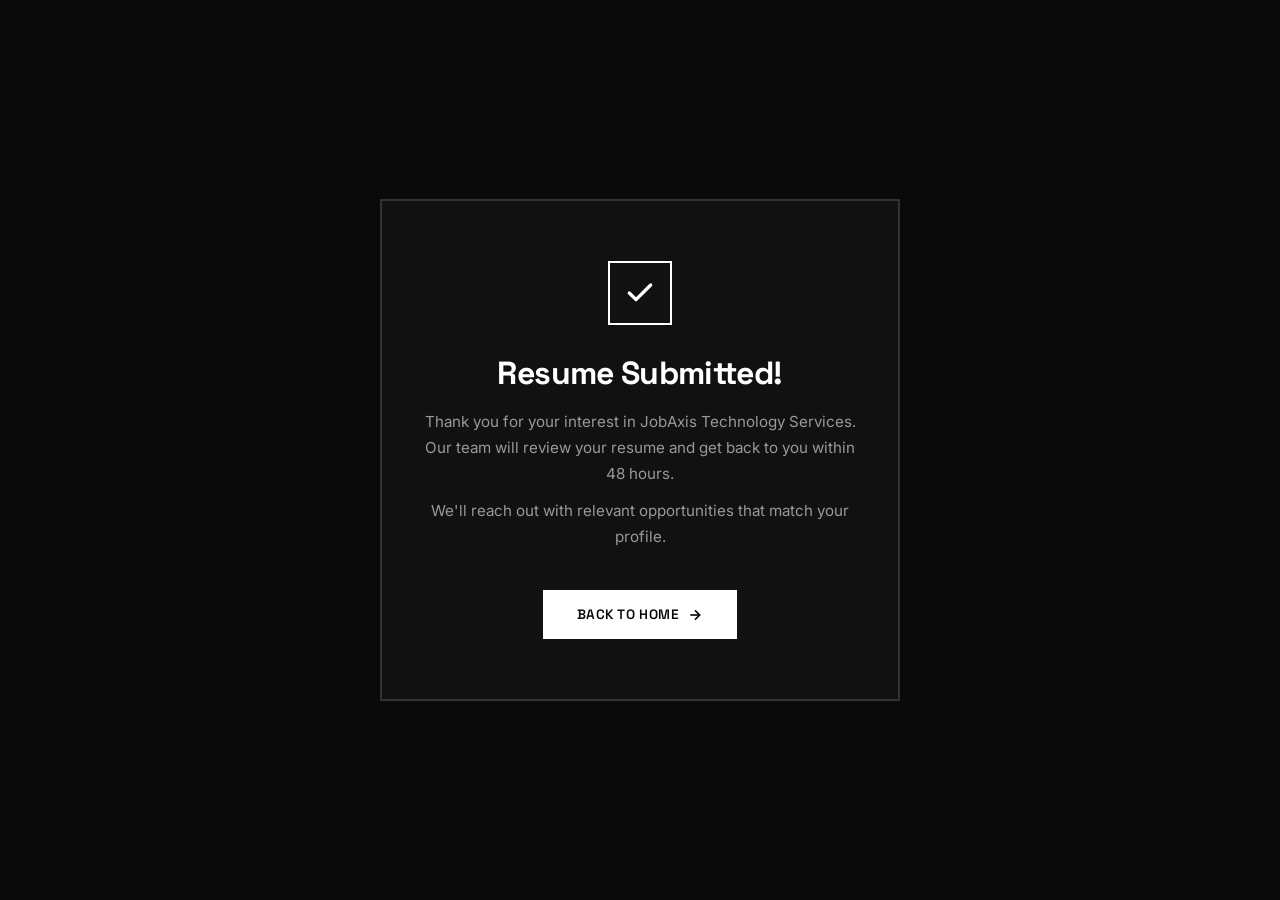
<file: thanks.html>
<!DOCTYPE html>
<html lang="en">
<head>
    <meta charset="UTF-8">
    <meta name="viewport" content="width=device-width, initial-scale=1.0">
    <title>Thank You — JobAxis Technology Services</title>
    <link rel="preconnect" href="https://fonts.googleapis.com">
    <link rel="preconnect" href="https://fonts.gstatic.com" crossorigin>
    <link href="https://fonts.googleapis.com/css2?family=Space+Grotesk:wght@400;500;600;700&family=Inter:wght@400;500&display=swap" rel="stylesheet">
    <style>
        *, *::before, *::after { margin: 0; padding: 0; box-sizing: border-box; }

        body {
            font-family: 'Inter', sans-serif;
            background: #0a0a0a;
            color: #fff;
            min-height: 100vh;
            display: flex;
            align-items: center;
            justify-content: center;
            text-align: center;
            padding: 32px;
        }

        .thanks-card {
            max-width: 520px;
            border: 2px solid #333;
            padding: 60px 40px;
            background: #111;
        }

        .check-icon {
            width: 64px;
            height: 64px;
            border: 2px solid #fff;
            display: flex;
            align-items: center;
            justify-content: center;
            margin: 0 auto 28px;
        }

        h1 {
            font-family: 'Space Grotesk', sans-serif;
            font-size: 2rem;
            margin-bottom: 16px;
            letter-spacing: -0.02em;
        }

        p {
            color: #999;
            line-height: 1.7;
            margin-bottom: 12px;
            font-size: 0.95rem;
        }

        .home-link {
            display: inline-flex;
            align-items: center;
            gap: 8px;
            margin-top: 28px;
            padding: 14px 32px;
            font-family: 'Space Grotesk', sans-serif;
            font-size: 0.85rem;
            font-weight: 600;
            text-transform: uppercase;
            letter-spacing: 0.04em;
            color: #0a0a0a;
            background: #fff;
            border: 2px solid #fff;
            text-decoration: none;
            transition: all 0.25s ease;
        }

        .home-link:hover {
            background: #e4e4e4;
            transform: translateY(-2px);
        }
    </style>
</head>
<body>
    <div class="thanks-card">
        <div class="check-icon">
            <svg width="32" height="32" viewBox="0 0 24 24" fill="none" stroke="currentColor" stroke-width="2.5" stroke-linecap="round" stroke-linejoin="round"><polyline points="20 6 9 17 4 12"/></svg>
        </div>
        <h1>Resume Submitted!</h1>
        <p>Thank you for your interest in JobAxis Technology Services. Our team will review your resume and get back to you within 48 hours.</p>
        <p>We'll reach out with relevant opportunities that match your profile.</p>
        <a href="/" class="home-link">
            <span>Back to Home</span>
            <svg width="16" height="16" viewBox="0 0 24 24" fill="none" stroke="currentColor" stroke-width="2.5"><line x1="5" y1="12" x2="19" y2="12"/><polyline points="12 5 19 12 12 19"/></svg>
        </a>
    </div>
</body>
</html>
</file>
<file: styles.css>
/* ============================================
   JobAxis Technology Services
   Black & White — Sharp Edge Design System
   ============================================ */

/* Reset */
*, *::before, *::after {
    margin: 0;
    padding: 0;
    box-sizing: border-box;
}

:root {
    --black: #0a0a0a;
    --white: #ffffff;
    --gray-50: #f8f8f8;
    --gray-100: #f0f0f0;
    --gray-200: #e4e4e4;
    --gray-300: #c8c8c8;
    --gray-400: #999999;
    --gray-500: #6b6b6b;
    --gray-600: #4a4a4a;
    --gray-700: #333333;
    --gray-800: #1a1a1a;
    --gray-900: #111111;

    /* Typography scale */
    --font-display: 'Space Grotesk', sans-serif;
    --font-body: 'Inter', -apple-system, BlinkMacSystemFont, 'Segoe UI', sans-serif;

    /* Borders */
    --border: 2px solid var(--black);
    --border-light: 1px solid var(--gray-200);

    /* Shadows */
    --shadow-sm: 0 2px 8px rgba(0,0,0,0.06);
    --shadow-md: 0 4px 24px rgba(0,0,0,0.08);
    --shadow-lg: 0 12px 48px rgba(0,0,0,0.12);
    --shadow-xl: 0 20px 60px rgba(0,0,0,0.16);

    --transition: all 0.25s cubic-bezier(0.4, 0, 0.2, 1);
    --transition-slow: all 0.4s cubic-bezier(0.4, 0, 0.2, 1);
}

html {
    scroll-behavior: smooth;
    font-size: 16px;
}

body {
    font-family: var(--font-body);
    color: var(--black);
    background: var(--white);
    line-height: 1.6;
    -webkit-font-smoothing: antialiased;
    -moz-osx-font-smoothing: grayscale;
    overflow-x: hidden;
}

a {
    text-decoration: none;
    color: inherit;
    transition: var(--transition);
}

img {
    max-width: 100%;
    height: auto;
    display: block;
}

.container {
    max-width: 1200px;
    margin: 0 auto;
    padding: 0 32px;
}

/* ============================================
   Typography
   ============================================ */
h1, h2, h3, h4 {
    font-family: var(--font-display);
    font-weight: 700;
    line-height: 1.15;
    letter-spacing: -0.02em;
    color: var(--black);
}

/* ============================================
   Buttons
   ============================================ */
.btn {
    display: inline-flex;
    align-items: center;
    justify-content: center;
    gap: 10px;
    padding: 12px 28px;
    font-size: 0.85rem;
    font-weight: 600;
    font-family: var(--font-display);
    border: var(--border);
    cursor: pointer;
    transition: var(--transition);
    letter-spacing: 0.04em;
    text-transform: uppercase;
    white-space: nowrap;
    line-height: 1;
}

.btn-lg {
    padding: 16px 36px;
    font-size: 0.9rem;
}

.btn-primary {
    background: var(--black);
    color: var(--white);
    border-color: var(--black);
}

.btn-primary:hover {
    background: var(--gray-800);
    transform: translateY(-2px);
    box-shadow: var(--shadow-lg);
}

.btn-outline {
    background: transparent;
    color: var(--black);
    border-color: var(--black);
}

.btn-outline:hover {
    background: var(--black);
    color: var(--white);
    transform: translateY(-2px);
}

.btn-white {
    background: var(--white);
    color: var(--black);
    border-color: var(--white);
}

.btn-white:hover {
    background: var(--gray-100);
    transform: translateY(-2px);
    box-shadow: var(--shadow-lg);
}

.btn-outline-white {
    background: transparent;
    color: var(--white);
    border-color: var(--white);
}

.btn-outline-white:hover {
    background: var(--white);
    color: var(--black);
    transform: translateY(-2px);
}

.btn-full {
    width: 100%;
}

/* ============================================
   Header
   ============================================ */
.header {
    position: fixed;
    top: 0;
    left: 0;
    right: 0;
    z-index: 1000;
    background: var(--white);
    border-bottom: var(--border);
    transition: var(--transition);
}

.header.scrolled {
    box-shadow: var(--shadow-md);
}

.header-inner {
    display: flex;
    align-items: center;
    justify-content: space-between;
    height: 72px;
}

.logo {
    display: flex;
    align-items: center;
    flex-shrink: 0;
}

.logo-img {
    height: 40px;
    width: auto;
    object-fit: contain;
}

.nav {
    display: flex;
    align-items: center;
    gap: 36px;
}

.nav-link {
    font-family: var(--font-body);
    font-size: 0.8rem;
    font-weight: 500;
    color: var(--gray-500);
    letter-spacing: 0.04em;
    text-transform: uppercase;
    position: relative;
    padding: 4px 0;
}

.nav-link::after {
    content: '';
    position: absolute;
    bottom: -2px;
    left: 0;
    width: 0;
    height: 2px;
    background: var(--black);
    transition: var(--transition);
}

.nav-link:hover {
    color: var(--black);
}

.nav-link:hover::after {
    width: 100%;
}

.nav-link.active-link {
    color: var(--black);
}

.nav-link.active-link::after {
    width: 100%;
}

.header-cta {
    padding: 10px 24px;
    font-size: 0.75rem;
    margin-left: 12px;
    flex-shrink: 0;
}

.header-cta svg {
    transition: var(--transition);
}

.header-cta:hover svg {
    transform: translateX(3px);
}

.hamburger {
    display: none;
    flex-direction: column;
    gap: 5px;
    background: none;
    border: none;
    cursor: pointer;
    padding: 8px;
    z-index: 1001;
}

.hamburger span {
    width: 24px;
    height: 2px;
    background: var(--black);
    transition: var(--transition);
    display: block;
}

.hamburger.active span:nth-child(1) {
    transform: rotate(45deg) translate(5px, 5px);
}

.hamburger.active span:nth-child(2) {
    opacity: 0;
}

.hamburger.active span:nth-child(3) {
    transform: rotate(-45deg) translate(5px, -5px);
}

/* ============================================
   Hero
   ============================================ */
.hero {
    padding-top: 72px;
    background: var(--white);
    border-bottom: var(--border);
    position: relative;
}

.hero-inner {
    display: grid;
    grid-template-columns: 1.1fr 0.9fr;
    gap: 48px;
    align-items: center;
    min-height: calc(100vh - 72px - 100px);
    padding: 80px 0 60px;
}

.hero-badge {
    display: inline-flex;
    align-items: center;
    gap: 10px;
    font-family: var(--font-body);
    font-size: 0.78rem;
    font-weight: 500;
    color: var(--gray-500);
    text-transform: uppercase;
    letter-spacing: 0.1em;
    padding: 8px 20px 8px 12px;
    border: 1px solid var(--gray-200);
    margin-bottom: 28px;
}

.badge-dot {
    width: 8px;
    height: 8px;
    background: var(--black);
    display: block;
    animation: pulse 2s ease-in-out infinite;
}

@keyframes pulse {
    0%, 100% { opacity: 1; }
    50% { opacity: 0.3; }
}

.hero-title {
    font-size: clamp(2.4rem, 4.5vw, 3.8rem);
    font-weight: 700;
    line-height: 1.08;
    margin-bottom: 24px;
    letter-spacing: -0.03em;
}

.highlight {
    position: relative;
    display: inline;
}

.highlight::after {
    content: '';
    position: absolute;
    bottom: 2px;
    left: 0;
    width: 100%;
    height: 14px;
    background: var(--gray-200);
    z-index: -1;
}

.hero-description {
    font-size: 1.05rem;
    color: var(--gray-500);
    line-height: 1.75;
    margin-bottom: 40px;
    max-width: 480px;
}

.hero-buttons {
    display: flex;
    gap: 16px;
    flex-wrap: wrap;
}

.hero-buttons .btn svg {
    transition: var(--transition);
}

.hero-buttons .btn:hover svg {
    transform: translateX(4px);
}

/* Hero Visual — Orbit System */
.hero-visual {
    display: flex;
    justify-content: center;
    align-items: center;
    position: relative;
}

.orbit-system {
    width: 420px;
    height: 420px;
    position: relative;
    display: flex;
    align-items: center;
    justify-content: center;
}

.orbit {
    position: absolute;
    border: 1.5px solid var(--gray-200);
    border-radius: 50%;
}

.orbit-outer {
    width: 400px;
    height: 400px;
    animation: spin 25s linear infinite;
}

.orbit-inner {
    width: 300px;
    height: 300px;
    animation: spin 18s linear infinite reverse;
}

@keyframes spin {
    from { transform: rotate(0deg); }
    to { transform: rotate(360deg); }
}

.orbit-dot {
    position: absolute;
    width: 10px;
    height: 10px;
    background: var(--black);
    border-radius: 50%;
}

/* Position dots around the orbit */
.orbit-dot-1 { top: -5px; left: 50%; transform: translateX(-50%); }
.orbit-dot-2 { bottom: -5px; left: 50%; transform: translateX(-50%); }
.orbit-dot-3 { top: 50%; right: -5px; transform: translateY(-50%); }
.orbit-dot-4 { top: -5px; left: 50%; transform: translateX(-50%); }
.orbit-dot-5 { bottom: -5px; left: 50%; transform: translateX(-50%); }

.orbit-center {
    width: 180px;
    height: 180px;
    display: flex;
    align-items: center;
    justify-content: center;
    background: var(--black);
    position: relative;
    z-index: 2;
    overflow: hidden;
    border: 3px solid var(--black);
    /* Clipped to hexagon shape */
    clip-path: polygon(50% 0%, 100% 25%, 100% 75%, 50% 100%, 0% 75%, 0% 25%);
}

.orbit-logo {
    width: 100%;
    height: 100%;
    object-fit: cover;
}

/* Hero Stats Bar */
.hero-stats-bar {
    background: var(--black);
    color: var(--white);
    border-top: var(--border);
}

.stats-inner {
    display: flex;
    align-items: center;
    justify-content: space-between;
    padding: 36px 32px;
}

.stat {
    text-align: center;
    flex: 1;
}

.stat-number {
    font-family: var(--font-display);
    font-size: 2.4rem;
    font-weight: 700;
    line-height: 1;
    letter-spacing: -0.03em;
}

.stat-suffix {
    font-family: var(--font-display);
    font-size: 1.8rem;
    font-weight: 700;
}

.stat-label {
    display: block;
    font-size: 0.75rem;
    color: var(--gray-400);
    margin-top: 6px;
    text-transform: uppercase;
    letter-spacing: 0.1em;
    font-weight: 400;
}

.stat-divider {
    width: 1px;
    height: 48px;
    background: var(--gray-700);
    flex-shrink: 0;
}

/* ============================================
   Section System
   ============================================ */
.section {
    padding: 100px 0;
    border-bottom: var(--border);
}

.section-header {
    text-align: center;
    margin-bottom: 64px;
    max-width: 600px;
    margin-left: auto;
    margin-right: auto;
}

.section-tagline {
    font-family: var(--font-body);
    font-size: 0.75rem;
    font-weight: 600;
    text-transform: uppercase;
    letter-spacing: 0.2em;
    color: var(--gray-400);
    margin-bottom: 16px;
}

.section-title {
    font-size: clamp(1.8rem, 3vw, 2.6rem);
    margin-bottom: 20px;
}

.section-subtitle {
    font-size: 1rem;
    color: var(--gray-500);
    line-height: 1.75;
}

/* ============================================
   About
   ============================================ */
.about {
    background: var(--gray-50);
}

.about-grid {
    display: grid;
    grid-template-columns: repeat(3, 1fr);
    gap: 24px;
}

.about-card {
    padding: 40px 32px;
    background: var(--white);
    border: var(--border);
    transition: var(--transition);
    position: relative;
    overflow: hidden;
}

.about-card:hover {
    transform: translateY(-6px);
    box-shadow: var(--shadow-xl);
}

.about-card-number {
    font-family: var(--font-display);
    font-size: 4rem;
    font-weight: 700;
    color: var(--gray-100);
    position: absolute;
    top: 12px;
    right: 20px;
    line-height: 1;
    letter-spacing: -0.04em;
    user-select: none;
}

.about-icon {
    width: 56px;
    height: 56px;
    display: flex;
    align-items: center;
    justify-content: center;
    background: var(--black);
    color: var(--white);
    margin-bottom: 24px;
}

.about-card h3 {
    font-size: 1.15rem;
    margin-bottom: 12px;
}

.about-card p {
    color: var(--gray-500);
    font-size: 0.92rem;
    line-height: 1.7;
}

/* ============================================
   Services
   ============================================ */
.services {
    background: var(--white);
}

.services-grid {
    display: grid;
    grid-template-columns: repeat(3, 1fr);
    gap: 24px;
}

.service-card {
    padding: 36px 28px 32px;
    border: var(--border);
    transition: var(--transition);
    position: relative;
    display: flex;
    flex-direction: column;
}

.service-card::after {
    content: '';
    position: absolute;
    bottom: 0;
    left: 0;
    width: 0;
    height: 3px;
    background: var(--black);
    transition: var(--transition-slow);
}

.service-card:hover {
    transform: translateY(-6px);
    box-shadow: var(--shadow-xl);
}

.service-card:hover::after {
    width: 100%;
}

.service-icon {
    margin-bottom: 24px;
    color: var(--black);
}

.service-card h3 {
    font-size: 1.1rem;
    margin-bottom: 10px;
}

.service-card p {
    color: var(--gray-500);
    font-size: 0.9rem;
    line-height: 1.7;
    flex: 1;
}

.service-link {
    display: inline-flex;
    align-items: center;
    gap: 6px;
    font-family: var(--font-display);
    font-size: 0.8rem;
    font-weight: 600;
    text-transform: uppercase;
    letter-spacing: 0.06em;
    color: var(--black);
    margin-top: 20px;
    padding-top: 16px;
    border-top: 1px solid var(--gray-200);
}

.service-link svg {
    transition: var(--transition);
}

.service-link:hover svg {
    transform: translateX(4px);
}

/* ============================================
   Process — Timeline Layout
   ============================================ */
.process {
    background: var(--gray-50);
}

.process-timeline {
    position: relative;
    max-width: 800px;
    margin: 0 auto;
}

.process-line {
    position: absolute;
    left: 32px;
    top: 0;
    bottom: 0;
    width: 2px;
    background: var(--gray-200);
}

.process-step {
    display: flex;
    align-items: flex-start;
    gap: 32px;
    padding: 0 0 48px;
    position: relative;
}

.process-step:last-child {
    padding-bottom: 0;
}

.process-marker {
    width: 64px;
    height: 64px;
    background: var(--black);
    color: var(--white);
    font-family: var(--font-display);
    font-size: 1.1rem;
    font-weight: 700;
    display: flex;
    align-items: center;
    justify-content: center;
    flex-shrink: 0;
    position: relative;
    z-index: 2;
    transition: var(--transition);
}

.process-step:hover .process-marker {
    transform: scale(1.08);
    box-shadow: var(--shadow-lg);
}

.process-content {
    padding-top: 8px;
    flex: 1;
    border: var(--border);
    padding: 28px 32px;
    background: var(--white);
    transition: var(--transition);
}

.process-step:hover .process-content {
    box-shadow: var(--shadow-md);
}

.process-content h3 {
    font-size: 1.1rem;
    margin-bottom: 8px;
}

.process-content p {
    color: var(--gray-500);
    font-size: 0.9rem;
    line-height: 1.7;
}

/* ============================================
   Expertise
   ============================================ */
.expertise {
    background: var(--white);
}

.expertise-grid {
    display: grid;
    grid-template-columns: repeat(2, 1fr);
    gap: 20px;
    max-width: 900px;
    margin: 0 auto;
}

.expertise-card {
    padding: 20px 24px;
    border: var(--border);
    transition: var(--transition);
}

.expertise-card:hover {
    box-shadow: var(--shadow-md);
}

.expertise-info {
    display: flex;
    justify-content: space-between;
    align-items: center;
    margin-bottom: 14px;
}

.expertise-info h4 {
    font-size: 0.88rem;
    font-weight: 600;
}

.expertise-info span {
    font-family: var(--font-display);
    font-size: 0.88rem;
    font-weight: 700;
}

.expertise-bar {
    height: 6px;
    background: var(--gray-100);
    overflow: hidden;
}

.expertise-fill {
    height: 100%;
    background: var(--black);
    width: 0;
    transition: width 1.5s cubic-bezier(0.4, 0, 0.2, 1);
}

/* ============================================
   Industries
   ============================================ */
.industries-served {
    background: var(--gray-50);
}

.industries-grid {
    display: grid;
    grid-template-columns: repeat(4, 1fr);
    gap: 20px;
}

.industry-card {
    display: flex;
    flex-direction: column;
    align-items: center;
    gap: 14px;
    padding: 32px 16px;
    border: var(--border);
    background: var(--white);
    text-align: center;
    transition: var(--transition);
}

.industry-card:hover {
    background: var(--black);
    color: var(--white);
    transform: translateY(-4px);
    box-shadow: var(--shadow-lg);
}

.industry-card span {
    font-family: var(--font-display);
    font-size: 0.85rem;
    font-weight: 600;
}

/* ============================================
   Testimonials
   ============================================ */
.testimonials {
    background: var(--white);
}

.testimonials-grid {
    display: grid;
    grid-template-columns: repeat(2, 1fr);
    gap: 24px;
}

.testimonial-card {
    padding: 36px;
    border: var(--border);
    transition: var(--transition);
    display: flex;
    flex-direction: column;
}

.testimonial-card:hover {
    transform: translateY(-4px);
    box-shadow: var(--shadow-lg);
}

.testimonial-stars {
    display: flex;
    gap: 2px;
    margin-bottom: 20px;
    color: var(--black);
}

.testimonial-card p {
    font-size: 0.95rem;
    color: var(--gray-600);
    line-height: 1.75;
    margin-bottom: 28px;
    flex: 1;
}

.testimonial-author {
    display: flex;
    align-items: center;
    gap: 14px;
    padding-top: 20px;
    border-top: 1px solid var(--gray-200);
}

.author-avatar {
    width: 44px;
    height: 44px;
    background: var(--black);
    color: var(--white);
    display: flex;
    align-items: center;
    justify-content: center;
    font-family: var(--font-display);
    font-weight: 700;
    font-size: 0.8rem;
    flex-shrink: 0;
}

.testimonial-author strong {
    display: block;
    font-family: var(--font-display);
    font-size: 0.9rem;
}

.testimonial-author span {
    font-size: 0.8rem;
    color: var(--gray-400);
}

/* ============================================
   Resume Drop Section
   ============================================ */
.resume-section {
    background: var(--black);
    color: var(--white);
}

.resume-section .section-tagline {
    color: var(--gray-500);
}

.resume-section .section-title {
    color: var(--white);
}

.resume-section .section-subtitle {
    color: var(--gray-400);
}

.resume-grid {
    display: grid;
    grid-template-columns: 1.4fr 1fr;
    gap: 40px;
    align-items: start;
}

.resume-form-wrap {
    border: 2px solid var(--gray-700);
    padding: 40px;
    background: var(--gray-900);
}

.resume-form .form-group label {
    color: var(--gray-300);
}

.resume-form .form-group input,
.resume-form .form-group select,
.resume-form .form-group textarea {
    background: var(--gray-800);
    border: 2px solid var(--gray-700);
    color: var(--white);
}

.resume-form .form-group input:focus,
.resume-form .form-group select:focus,
.resume-form .form-group textarea:focus {
    border-color: var(--gray-400);
    box-shadow: 0 0 0 4px rgba(255, 255, 255, 0.05);
}

.resume-form .form-group input::placeholder,
.resume-form .form-group textarea::placeholder {
    color: var(--gray-600);
}

.resume-form .form-group select {
    background-image: url("data:image/svg+xml,%3Csvg width='12' height='8' viewBox='0 0 12 8' xmlns='http://www.w3.org/2000/svg'%3E%3Cpath d='M1 1l5 5 5-5' stroke='%23999' stroke-width='2' fill='none'/%3E%3C/svg%3E");
}

.resume-form .btn-primary {
    background: var(--white);
    color: var(--black);
    border-color: var(--white);
}

.resume-form .btn-primary:hover {
    background: var(--gray-200);
    box-shadow: var(--shadow-lg);
}

/* File Upload Area */
.file-upload-area {
    position: relative;
    border: 2px dashed var(--gray-600);
    transition: var(--transition);
    cursor: pointer;
}

.file-upload-area:hover {
    border-color: var(--gray-400);
}

.file-upload-area.drag-over {
    border-color: var(--white);
    background: rgba(255, 255, 255, 0.03);
}

.file-input {
    position: absolute;
    inset: 0;
    width: 100%;
    height: 100%;
    opacity: 0;
    cursor: pointer;
    z-index: 2;
}

.file-upload-content {
    display: flex;
    flex-direction: column;
    align-items: center;
    gap: 8px;
    padding: 32px 20px;
    text-align: center;
}

.file-upload-icon {
    color: var(--gray-500);
    margin-bottom: 4px;
}

.file-upload-text {
    font-size: 0.9rem;
    color: var(--gray-400);
}

.file-upload-text strong {
    color: var(--white);
}

.file-upload-hint {
    font-size: 0.78rem;
    color: var(--gray-600);
}

.file-selected {
    display: flex;
    align-items: center;
    gap: 10px;
    padding: 16px 20px;
    background: rgba(255, 255, 255, 0.05);
    color: var(--white);
    position: relative;
    z-index: 3;
}

.file-selected span {
    font-size: 0.88rem;
    font-weight: 500;
    flex: 1;
    white-space: nowrap;
    overflow: hidden;
    text-overflow: ellipsis;
}

.file-remove {
    background: none;
    border: none;
    color: var(--gray-400);
    cursor: pointer;
    padding: 4px;
    display: flex;
    transition: var(--transition);
}

.file-remove:hover {
    color: var(--white);
}

/* Resume Info Side */
.resume-info {
    display: flex;
    flex-direction: column;
    gap: 24px;
}

.resume-info-card {
    border: 2px solid var(--gray-700);
    padding: 32px;
    background: var(--gray-900);
}

.resume-info-card h3 {
    font-size: 1.15rem;
    color: var(--white);
    margin-bottom: 24px;
    padding-bottom: 16px;
    border-bottom: 1px solid var(--gray-700);
}

.resume-step {
    display: flex;
    gap: 16px;
    margin-bottom: 20px;
}

.resume-step:last-child {
    margin-bottom: 0;
}

.resume-step-num {
    width: 36px;
    height: 36px;
    background: var(--white);
    color: var(--black);
    display: flex;
    align-items: center;
    justify-content: center;
    font-family: var(--font-display);
    font-weight: 700;
    font-size: 0.85rem;
    flex-shrink: 0;
}

.resume-step strong {
    display: block;
    font-family: var(--font-display);
    font-size: 0.9rem;
    color: var(--white);
    margin-bottom: 2px;
}

.resume-step p {
    font-size: 0.82rem;
    color: var(--gray-400);
    line-height: 1.5;
}

.resume-trust {
    display: flex;
    flex-direction: column;
    gap: 12px;
}

.trust-item {
    display: flex;
    align-items: center;
    gap: 10px;
    font-size: 0.82rem;
    color: var(--gray-400);
}

.trust-item svg {
    color: var(--gray-500);
    flex-shrink: 0;
}

/* ============================================
   CTA
   ============================================ */
.cta-section {
    background: var(--white);
    padding: 100px 0;
}

.cta-box {
    background: var(--black);
    color: var(--white);
    padding: 80px 60px;
    text-align: center;
    position: relative;
    overflow: hidden;
}

/* Decorative corner elements */
.cta-box::before,
.cta-box::after {
    content: '';
    position: absolute;
    width: 100px;
    height: 100px;
    border: 2px solid var(--gray-700);
}

.cta-box::before {
    top: 20px;
    left: 20px;
    border-right: none;
    border-bottom: none;
}

.cta-box::after {
    bottom: 20px;
    right: 20px;
    border-left: none;
    border-top: none;
}

.cta-box h2 {
    font-size: clamp(1.8rem, 3vw, 2.4rem);
    margin-bottom: 16px;
    color: var(--white);
}

.cta-box p {
    font-size: 1rem;
    color: var(--gray-400);
    max-width: 520px;
    margin: 0 auto 40px;
    line-height: 1.7;
}

.cta-buttons {
    display: flex;
    gap: 16px;
    justify-content: center;
    position: relative;
    z-index: 1;
}

.cta-buttons .btn svg {
    transition: var(--transition);
}

.cta-buttons .btn:hover svg {
    transform: translateX(3px);
}

/* ============================================
   Contact
   ============================================ */
.contact {
    background: var(--gray-50);
}

.contact-grid {
    display: grid;
    grid-template-columns: 1fr 1.5fr;
    gap: 40px;
    align-items: start;
}

.contact-item {
    display: flex;
    gap: 16px;
    margin-bottom: 28px;
}

.contact-icon {
    width: 48px;
    height: 48px;
    border: var(--border);
    display: flex;
    align-items: center;
    justify-content: center;
    flex-shrink: 0;
    transition: var(--transition);
}

.contact-item:hover .contact-icon {
    background: var(--black);
    color: var(--white);
}

.contact-item h4 {
    font-size: 0.9rem;
    margin-bottom: 4px;
}

.contact-item p {
    font-size: 0.85rem;
    color: var(--gray-500);
    line-height: 1.6;
}

.contact-socials {
    display: flex;
    gap: 10px;
    margin-top: 16px;
}

.social-link {
    width: 42px;
    height: 42px;
    border: var(--border);
    display: flex;
    align-items: center;
    justify-content: center;
    transition: var(--transition);
}

.social-link:hover {
    background: var(--black);
    color: var(--white);
}

.social-link:hover svg {
    fill: var(--white);
    stroke: var(--white);
}

/* Contact Form */
.contact-form {
    padding: 40px;
    border: var(--border);
    background: var(--white);
}

.form-row {
    display: grid;
    grid-template-columns: 1fr 1fr;
    gap: 16px;
}

.form-group {
    margin-bottom: 16px;
}

.form-group label {
    display: block;
    font-family: var(--font-display);
    font-size: 0.78rem;
    font-weight: 600;
    text-transform: uppercase;
    letter-spacing: 0.06em;
    margin-bottom: 8px;
    color: var(--gray-700);
}

.form-group input,
.form-group select,
.form-group textarea {
    width: 100%;
    padding: 13px 16px;
    font-size: 0.9rem;
    font-family: var(--font-body);
    border: var(--border);
    background: var(--white);
    color: var(--black);
    transition: var(--transition);
    outline: none;
    appearance: none;
}

.form-group input:focus,
.form-group select:focus,
.form-group textarea:focus {
    border-color: var(--gray-500);
    box-shadow: 0 0 0 4px rgba(0, 0, 0, 0.05);
}

.form-group input::placeholder,
.form-group textarea::placeholder {
    color: var(--gray-300);
}

.form-group select {
    background-image: url("data:image/svg+xml,%3Csvg width='12' height='8' viewBox='0 0 12 8' xmlns='http://www.w3.org/2000/svg'%3E%3Cpath d='M1 1l5 5 5-5' stroke='%230a0a0a' stroke-width='2' fill='none'/%3E%3C/svg%3E");
    background-repeat: no-repeat;
    background-position: right 16px center;
    padding-right: 40px;
}

.form-group textarea {
    resize: vertical;
    min-height: 120px;
}

/* ============================================
   Footer
   ============================================ */
.footer {
    background: var(--black);
    color: var(--white);
    padding: 72px 0 0;
}

.footer-grid {
    display: grid;
    grid-template-columns: 1.5fr 1fr 1fr 1fr;
    gap: 40px;
    padding-bottom: 48px;
    border-bottom: 1px solid var(--gray-800);
}

.footer-logo {
    height: 40px;
    width: auto;
    margin-bottom: 16px;
}

.footer-brand p {
    font-size: 0.85rem;
    color: var(--gray-400);
    line-height: 1.7;
    max-width: 280px;
}

.footer-links h4 {
    font-family: var(--font-display);
    font-size: 0.8rem;
    text-transform: uppercase;
    letter-spacing: 0.12em;
    margin-bottom: 20px;
    font-weight: 600;
    color: var(--white);
}

.footer-links a,
.footer-links p {
    display: block;
    font-size: 0.85rem;
    color: var(--gray-400);
    margin-bottom: 10px;
    transition: var(--transition);
}

.footer-links a:hover {
    color: var(--white);
}

.footer-socials {
    display: flex;
    gap: 10px;
    margin-top: 16px;
}

.footer-socials a {
    width: 34px;
    height: 34px;
    border: 1px solid var(--gray-700);
    display: flex;
    align-items: center;
    justify-content: center;
    transition: var(--transition);
    color: var(--gray-400);
}

.footer-socials a:hover {
    background: var(--white);
    border-color: var(--white);
    color: var(--black);
}

.footer-socials a:hover svg {
    fill: var(--black);
    stroke: var(--black);
}

.footer-bottom {
    display: flex;
    justify-content: space-between;
    align-items: center;
    padding: 20px 0;
}

.footer-bottom p {
    font-size: 0.8rem;
    color: var(--gray-500);
}

.footer-bottom-links {
    display: flex;
    gap: 24px;
}

.footer-bottom-links a {
    font-size: 0.8rem;
    color: var(--gray-500);
    transition: var(--transition);
}

.footer-bottom-links a:hover {
    color: var(--white);
}

/* ============================================
   Animations
   ============================================ */
.fade-in {
    opacity: 0;
    transform: translateY(24px);
    transition: opacity 0.5s ease, transform 0.5s ease;
}

.fade-in.visible {
    opacity: 1;
    transform: translateY(0);
}

/* ============================================
   Responsive
   ============================================ */
@media (max-width: 1024px) {
    .hero-inner {
        gap: 32px;
    }

    .orbit-system {
        width: 340px;
        height: 340px;
    }

    .orbit-outer { width: 320px; height: 320px; }
    .orbit-inner { width: 240px; height: 240px; }
    .orbit-center { width: 140px; height: 140px; }

    .services-grid {
        grid-template-columns: repeat(2, 1fr);
    }

    .industries-grid {
        grid-template-columns: repeat(3, 1fr);
    }
}

@media (max-width: 768px) {
    .container {
        padding: 0 20px;
    }

    .nav {
        display: none;
        position: fixed;
        top: 72px;
        left: 0;
        right: 0;
        bottom: 0;
        background: var(--white);
        flex-direction: column;
        padding: 40px 24px;
        border-top: var(--border);
        gap: 24px;
        z-index: 999;
    }

    .nav.active {
        display: flex;
    }

    .nav-link {
        font-size: 1rem;
    }

    .header-cta {
        display: none;
    }

    .hamburger {
        display: flex;
    }

    .hero-inner {
        grid-template-columns: 1fr;
        text-align: center;
        padding: 48px 0 40px;
        min-height: auto;
    }

    .hero-badge {
        justify-content: center;
    }

    .hero-description {
        margin: 0 auto 32px;
    }

    .hero-buttons {
        justify-content: center;
    }

    .hero-visual {
        display: none;
    }

    .stats-inner {
        flex-wrap: wrap;
        gap: 24px;
        justify-content: center;
        padding: 28px 20px;
    }

    .stat-divider {
        display: none;
    }

    .stat {
        min-width: 120px;
    }

    .section {
        padding: 64px 0;
    }

    .section-header {
        margin-bottom: 40px;
    }

    .about-grid {
        grid-template-columns: 1fr;
    }

    .services-grid {
        grid-template-columns: 1fr;
    }

    .process-line {
        left: 24px;
    }

    .process-marker {
        width: 48px;
        height: 48px;
        font-size: 0.9rem;
    }

    .process-step {
        gap: 20px;
    }

    .process-content {
        padding: 20px 24px;
    }

    .expertise-grid {
        grid-template-columns: 1fr;
    }

    .industries-grid {
        grid-template-columns: repeat(2, 1fr);
    }

    .testimonials-grid {
        grid-template-columns: 1fr;
    }

    .cta-box {
        padding: 48px 28px;
    }

    .cta-box::before,
    .cta-box::after {
        width: 50px;
        height: 50px;
    }

    .cta-buttons {
        flex-direction: column;
        align-items: center;
    }

    .resume-grid {
        grid-template-columns: 1fr;
    }

    .resume-form-wrap {
        padding: 24px;
    }

    .contact-grid {
        grid-template-columns: 1fr;
    }

    .contact-form {
        padding: 24px;
    }

    .form-row {
        grid-template-columns: 1fr;
    }

    .footer-grid {
        grid-template-columns: 1fr 1fr;
        gap: 28px;
    }

    .footer-bottom {
        flex-direction: column;
        gap: 12px;
        text-align: center;
    }
}

@media (max-width: 480px) {
    .hero-title {
        font-size: 2rem;
    }

    .hero-buttons {
        flex-direction: column;
        align-items: center;
    }

    .industries-grid {
        grid-template-columns: 1fr;
    }

    .footer-grid {
        grid-template-columns: 1fr;
    }
}
</file>
